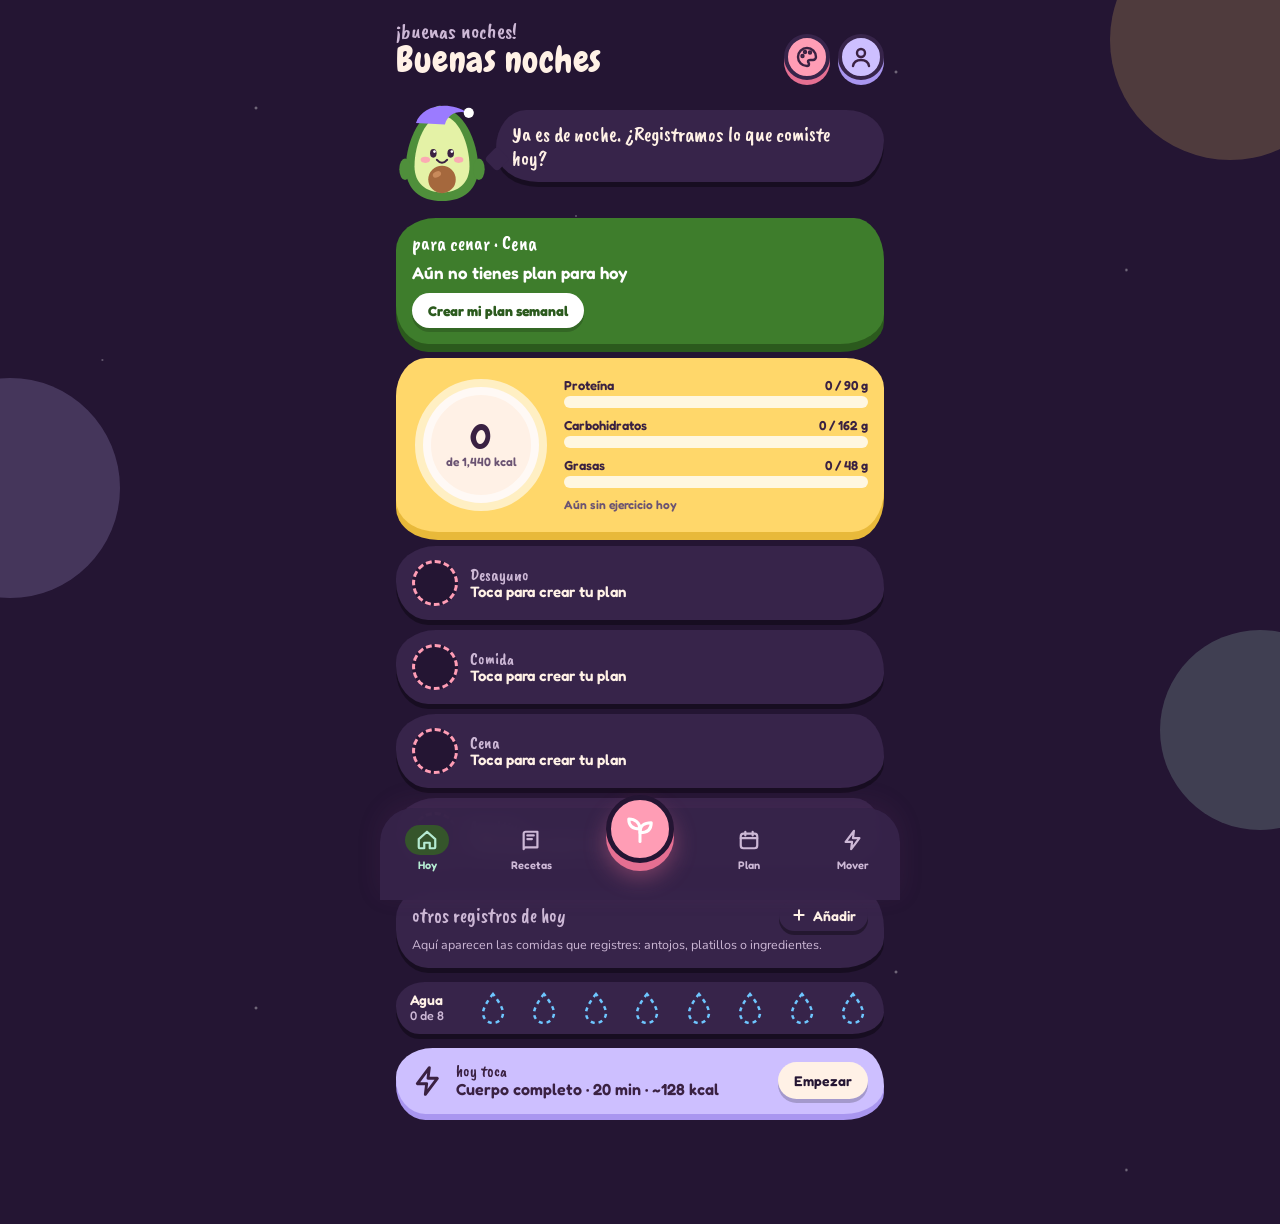
<file: index.html>
<!doctype html>
<html lang="es">
<head>
<meta charset="utf-8">
<title>Guaco Fit</title>
<meta name="viewport" content="width=device-width,initial-scale=1,viewport-fit=cover">
<meta name="theme-color" content="#FFF1E6">
<meta name="apple-mobile-web-app-capable" content="yes">
<meta name="mobile-web-app-capable" content="yes">
<meta name="apple-mobile-web-app-title" content="Guaco Fit">
<link rel="manifest" href="manifest.json">
<link rel="icon" href="icons/icon.svg" type="image/svg+xml">
<link rel="apple-touch-icon" href="icons/icon-192.png">
<link rel="stylesheet" href="css/style.css">
<link rel="stylesheet" href="css/themes.css">
<link rel="stylesheet" href="css/layouts.css">
<link rel="stylesheet" href="css/layouts2.css">
</head>
<body>
<div class="bg" aria-hidden="true"><i></i><i></i><i></i></div>
<main id="app"><div id="view"></div></main>
<nav class="nav" id="nav" aria-label="Principal"></nav>
<div id="modal" role="dialog" aria-modal="true"><div id="sheet"></div></div>
<div id="player" role="dialog" aria-modal="true" aria-label="Rutina en curso"></div>
<canvas id="confetti"></canvas>
<script src="js/recipes.js"></script>
<script src="js/steps.js"></script>
<script src="js/exercise.js"></script>
<script src="js/dishes.js"></script>
<script src="js/mascots.js"></script>
<script src="js/anim.js"></script>
<script src="js/themes.js"></script>
<script src="js/layouts.js"></script>
<script src="js/themes2.js"></script>
<script src="js/layouts2.js"></script>
<script src="js/app.js"></script>
</body>
</html>
</file>
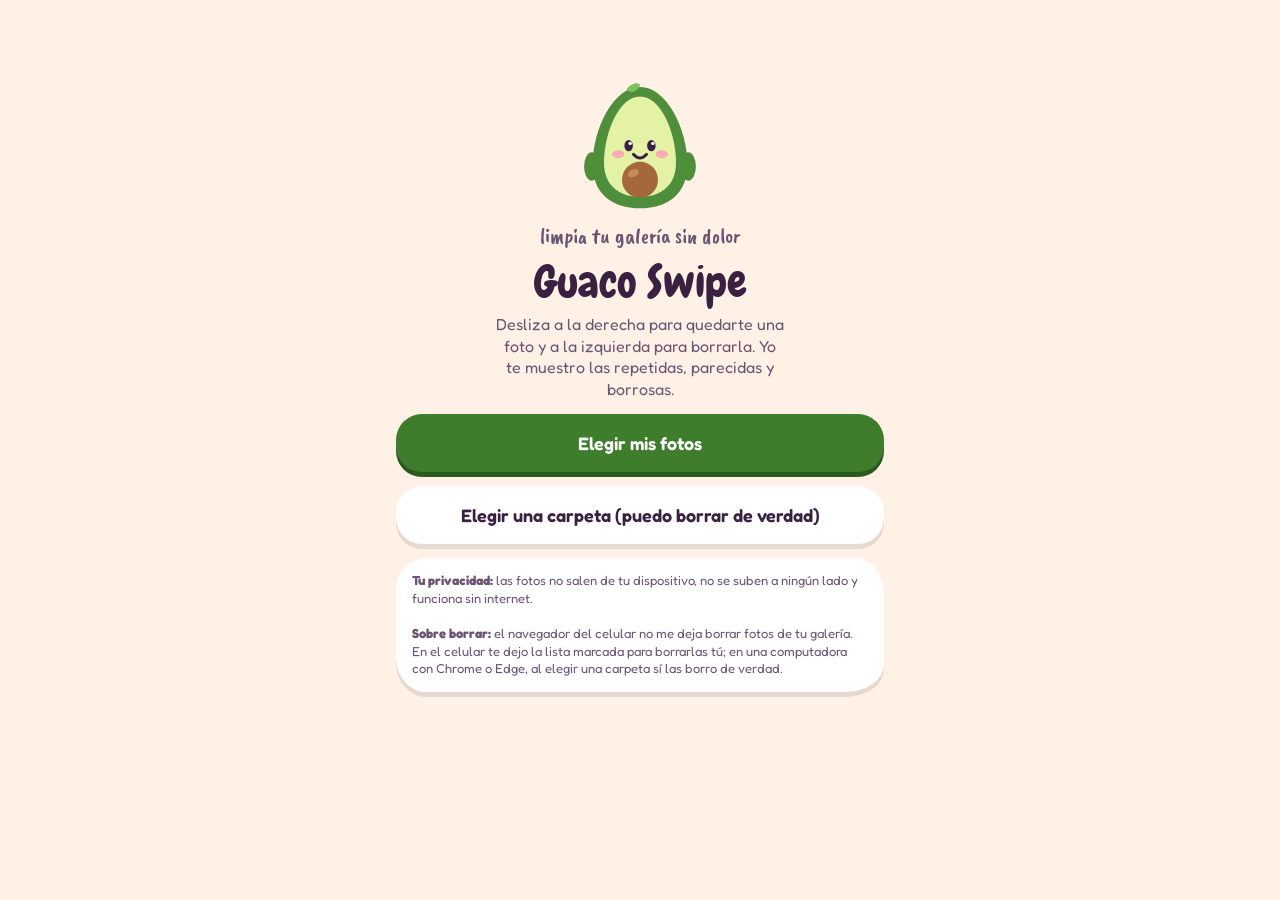
<file: fotos/index.html>
<!doctype html>
<html lang="es">
<head>
<meta charset="utf-8">
<title>Guaco Swipe · limpia tus fotos</title>
<meta name="viewport" content="width=device-width,initial-scale=1,viewport-fit=cover">
<meta name="theme-color" content="#FFF1E6">
<meta name="mobile-web-app-capable" content="yes">
<link rel="manifest" href="manifest.json">
<link rel="icon" href="../icons/icon.svg" type="image/svg+xml">
<link rel="apple-touch-icon" href="../icons/icon-192.png">
<link rel="stylesheet" href="swipe.css">
</head>
<body>
<div id="app"></div>
<div id="toast" role="status" aria-live="polite"></div>
<script src="../js/mascots.js"></script>
<script src="swipe.js"></script>
</body>
</html>
</file>
<file: css/style.css>
/* Guaco Fit — kawaii: leche de durazno, aguacate, mantequilla, lavanda, rosa */
@font-face{font-family:'Fredoka';src:url(../fonts/fredoka-latin-wght-normal.woff2) format('woff2');font-weight:300 700;font-display:swap}
@font-face{font-family:'Chewy';src:url(../fonts/chewy-latin-400-normal.woff2) format('woff2');font-weight:400;font-display:swap}
@font-face{font-family:'Caveat Brush';src:url(../fonts/caveat-brush-latin-400-normal.woff2) format('woff2');font-weight:400;font-display:swap}
@font-face{font-family:'Nunito';src:url(../fonts/nunito-latin-wght-normal.woff2) format('woff2');font-weight:200 900;font-display:swap}

:root{
  --ground:#FFF1E6; --card:#fff; --ink:#3A2142; --ink2:#6B5473; --line:rgba(58,33,66,.1);
  --avo:#7CC35B; --avo-d:#3E7D2C; --avo-dd:#2B5A1D; --avo-l:#CFF0B8;
  --pink:#FF9DB5; --pink-d:#E56F92; --pink-l:#FFD0DC;
  --butter:#FFD76A; --butter-d:#E8B93A; --butter-l:#FFE9A8;
  --lav:#CDBFFF; --lav-d:#A996F0; --lav-l:#E3DAFF;
  --mint:#B5EBD2; --coral:#FF7B6B; --sky:#6EC6FF; --pit:#A5683D;
  --nav:rgba(255,255,255,.9); --shadow:rgba(58,33,66,.1); --blob-op:.55;
  --f-ui:'Fredoka',system-ui,sans-serif; --f-disp:'Chewy','Fredoka',sans-serif; --f-hand:'Caveat Brush','Fredoka',cursive; --f-body:'Nunito',system-ui,sans-serif;
  color-scheme:light;
}
/* La interfaz cambia sola según la hora: mañana · almuerzo · tarde · noche (data-mood en <html>) */
html[data-theme="auto"][data-mood="lunch"]{--ground:#FFF7CF;--butter:#FFC93C;--lav:#BFE6FF;--lav-d:#7CBFE8;--mint:#CFF0B8;--blob-op:.6;--avo-l:#D9F2C2}
html[data-theme="auto"][data-mood="eve"]{--ground:#FFE3EC;--butter:#FFC4A0;--butter-d:#E89C70;--butter-l:#FFE0CC;--lav:#E3B8FF;--lav-d:#C08BEA;--mint:#FFD0DC;--blob-op:.6}
html[data-theme="auto"][data-mood="night"]{--ground:#241533;--card:#37244A;--ink:#FFF1E6;--ink2:#CDB8D6;--line:rgba(255,241,230,.14);--shadow:rgba(0,0,0,.35);
  --avo-l:#35552B;--pink-l:#5A2F44;--butter-l:#5A4A22;--lav-l:#46385F;--nav:rgba(55,36,74,.94);--blob-op:.2;color-scheme:dark}
html[data-theme="auto"][data-mood="night"] .hero{color:#3A2142}
html[data-theme="auto"][data-mood="night"] .nv.on{color:#B5EBD2}
html[data-theme="auto"][data-mood="night"] body{background-image:radial-gradient(2px 2px at 20% 12%,#fff8,transparent),radial-gradient(2px 2px at 70% 8%,#fff8,transparent),radial-gradient(1.5px 1.5px at 45% 24%,#fff6,transparent),radial-gradient(2px 2px at 88% 30%,#fff7,transparent),radial-gradient(1.5px 1.5px at 8% 40%,#fff6,transparent)}
html{transition:background .6s}body{transition:background .6s,color .6s}
.zz{font:400 22px var(--f-disp);fill:var(--lav);animation:zz 2.4s ease-in-out infinite}
@keyframes zz{0%{transform:translate(0,6px);opacity:0}50%{opacity:1}100%{transform:translate(8px,-10px);opacity:0}}
.mealnow{background:var(--avo-d);color:var(--on-acc,#fff);box-shadow:0 8px 0 var(--avo-dd);padding:16px 16px;display:flex;flex-direction:column;gap:8px}
.mealnow .go{align-self:flex-start;background:#fff;color:#2B5A1D;border:0;border-radius:20px;padding:9px 16px;font:700 14px var(--f-ui);box-shadow:0 4px 0 rgba(0,0,0,.18)}

*{box-sizing:border-box;-webkit-tap-highlight-color:transparent}
html,body{height:100%;margin:0}
body{background:var(--ground);color:var(--ink);font-family:var(--f-body);font-size:15px;line-height:1.35;overflow-x:hidden;-webkit-font-smoothing:antialiased;-moz-osx-font-smoothing:grayscale;text-rendering:optimizeLegibility}
h1,h2,h3{text-wrap:balance}p,.muted{text-wrap:pretty}.disp,.fr,.ttl,input,select{font-variant-numeric:tabular-nums}
button,input,select,textarea{font:inherit;color:inherit}
button{cursor:pointer}
h1,h2,h3{margin:0}
.fr{font-family:var(--f-ui)} .disp{font-family:var(--f-disp);font-weight:400;letter-spacing:.5px} .hand{font-family:var(--f-hand);font-weight:400}
:focus-visible{outline:3px solid var(--avo-d);outline-offset:2px}

/* fondo con nubes */
.bg{position:fixed;inset:0;z-index:-1;overflow:hidden;pointer-events:none}
.bg i{position:absolute;border-radius:50%;opacity:var(--blob-op);animation:drift 8s ease-in-out infinite}
.bg i:nth-child(1){top:-80px;right:-70px;width:240px;height:240px;background:var(--butter)}
.bg i:nth-child(2){top:42%;left:-100px;width:220px;height:220px;background:var(--lav);animation-delay:-3s}
.bg i:nth-child(3){bottom:70px;right:-80px;width:200px;height:200px;background:var(--mint);animation-delay:-5s}

#app{max-width:520px;margin:0 auto;min-height:100%;padding:calc(env(safe-area-inset-top,0px) + 20px) max(16px,env(safe-area-inset-left,0px)) calc(110px + env(safe-area-inset-bottom,0px)) max(16px,env(safe-area-inset-right,0px))}
#view{display:flex;flex-direction:column;gap:14px;animation:fadein .3s both}

.top{display:flex;align-items:flex-end;justify-content:space-between;gap:10px}
.top .sub{font-size:22px;color:var(--ink2);line-height:1}
.top h1{font-size:36px;line-height:1.05}
.blob{border-radius:30px 38px 32px 42px/38px 30px 42px 32px}
.blob2{border-radius:40px 30px 44px 32px/32px 42px 30px 38px}
.card{background:var(--card);box-shadow:0 5px 0 var(--shadow);padding:14px 16px}
.pill{border:0;border-radius:22px;padding:10px 16px;font:600 14px var(--f-ui);background:var(--ink);color:var(--ground);box-shadow:0 4px 0 rgba(0,0,0,.2);display:inline-flex;align-items:center;gap:6px;text-decoration:none}
.pill.green{background:var(--avo-d);color:var(--on-acc,#fff);box-shadow:0 5px 0 var(--avo-dd)} .pill.pink{background:var(--pink);color:#3A2142;box-shadow:0 4px 0 var(--pink-d)}
.pill.soft{background:var(--card);color:var(--ink);box-shadow:0 4px 0 var(--shadow)} .pill.big{width:100%;justify-content:center;font-size:17px;padding:14px;border-radius:28px}
.pill:active{transform:translateY(3px);box-shadow:none}
.chip{font:600 13px var(--f-ui);padding:8px 14px;border-radius:20px;border:0;background:var(--card);white-space:nowrap;box-shadow:0 3px 0 var(--shadow)}
.chip.on{background:var(--ink);color:var(--ground)}
.chips{display:flex;gap:8px;overflow-x:auto;padding:2px 2px 6px;scrollbar-width:none} .chips::-webkit-scrollbar{display:none}
.wrapchips{display:flex;flex-wrap:wrap;gap:8px}
.tag{font:600 11px var(--f-ui);padding:3px 9px;border-radius:12px;color:#3A2142}
.t-g{background:var(--avo-l);color:var(--ink)} .t-y{background:var(--butter-l);color:var(--ink)} .t-p{background:var(--pink-l);color:var(--ink)} .t-l{background:var(--lav-l);color:var(--ink)}
.muted{color:var(--ink2)} .sm{font-size:12.5px}
.row{display:flex;align-items:center;gap:12px}
.grow{flex:1;min-width:0}
.ttl{font-family:var(--f-ui);font-weight:600;line-height:1.2}
.dot{width:46px;height:46px;border-radius:50%;flex:none;display:grid;place-items:center;color:#3A2142}
.search{display:flex;align-items:center;gap:10px;background:var(--card);border-radius:28px;padding:0 18px;height:52px;box-shadow:0 5px 0 var(--shadow)}
.search input{flex:1;border:0;outline:0;background:transparent;font:600 15px var(--f-ui);min-width:0}
.seg{display:flex;background:var(--card);border-radius:22px;padding:4px;gap:4px;box-shadow:0 3px 0 var(--shadow)}
.seg button{flex:1;border:0;background:transparent;border-radius:18px;padding:7px 4px;font:600 13px var(--f-ui)}
.seg button.on{background:var(--avo-l);color:var(--ink)}
.field{display:flex;flex-direction:column;gap:4px;font:600 13px var(--f-ui);color:var(--ink2)}
.field input,.field select{background:var(--ground);border:2px solid var(--line);border-radius:16px;padding:10px 12px;font:600 16px var(--f-ui);color:var(--ink);min-width:0}
.grid2{display:grid;grid-template-columns:1fr 1fr;gap:10px}

/* ring + barras */
.ringbox{position:relative;width:138px;height:138px;flex:none}
.ringbox .mid{position:absolute;inset:0;display:flex;flex-direction:column;align-items:center;justify-content:center}
.bar{height:12px;border-radius:6px;background:rgba(255,255,255,.8);overflow:hidden;margin-top:3px} .bar>i{display:block;height:100%;border-radius:6px;animation:grow 1s ease-out both}
.hero{background:var(--butter);color:#3A2142;box-shadow:0 8px 0 var(--butter-d);padding:18px 16px;display:flex;align-items:center;gap:14px}
.hero .mt{display:flex;justify-content:space-between;font:600 13px var(--f-ui)}

/* tarjetas de receta */
.rc{display:flex;gap:12px;padding:12px;background:var(--card);box-shadow:0 5px 0 var(--shadow);text-align:left;border:0;width:100%;animation:pop .5s both}
.thumb{width:78px;height:78px;border-radius:28px 22px 30px 22px;display:grid;place-items:center;flex:none}
.rc .meta{display:flex;gap:12px;font:600 12.5px var(--f-ui);color:var(--ink2);margin-top:auto}
.rc .col{display:flex;flex-direction:column;gap:5px;min-width:0;flex:1}
.fav{position:absolute;right:10px;top:10px;border:0;background:transparent;padding:4px}
.rcw{position:relative}

/* nav */
.nav{position:fixed;left:0;right:0;bottom:0;z-index:20;max-width:520px;margin:0 auto;height:calc(92px + env(safe-area-inset-bottom,0px));padding:10px 18px calc(22px + env(safe-area-inset-bottom,0px));display:flex;align-items:center;justify-content:space-between;background:var(--nav);backdrop-filter:blur(10px);-webkit-backdrop-filter:blur(10px);border-radius:34px 34px 0 0;box-shadow:0 -6px 24px rgba(120,60,110,.14)}
.nv{display:flex;flex-direction:column;align-items:center;gap:3px;width:58px;font:600 11px var(--f-ui);color:var(--ink2);background:none;border:0;padding:0}
.nv .ic{width:44px;height:30px;border-radius:15px;display:grid;place-items:center;transition:background .2s}
.nv.on{color:var(--avo-d)} .nv.on .ic{background:var(--avo-l)}
.fab{width:68px;height:68px;border-radius:50%;background:var(--pink);display:grid;place-items:center;margin-top:-38px;box-shadow:0 8px 0 var(--pink-d),0 14px 22px rgba(229,111,146,.4);border:5px solid var(--ground);animation:pulse 2.6s ease-in-out infinite;color:#fff}

/* modal */
#modal{position:fixed;inset:0;z-index:50;display:none;align-items:flex-end;justify-content:center;background:rgba(58,33,66,.5)}
#modal.on{display:flex;animation:fadein .2s both}
#sheet{background:var(--ground);width:100%;max-width:520px;max-height:92%;overflow:auto;border-radius:36px 36px 0 0;padding:20px max(18px,env(safe-area-inset-left,0px)) calc(28px + env(safe-area-inset-bottom,0px));animation:slideup .35s cubic-bezier(.2,1.1,.4,1) both;display:flex;flex-direction:column;gap:12px}
.x{position:absolute;right:14px;top:14px;width:40px;height:40px;border-radius:50%;border:0;background:var(--card);display:grid;place-items:center;box-shadow:0 3px 0 var(--shadow)}
.ing{display:flex;justify-content:space-between;padding:7px 0;border-bottom:2px dotted var(--line);font:600 14.5px var(--f-ui)}
.step{display:flex;gap:10px;align-items:center}.step p{flex:1;min-width:0}.step .scn{width:84px;height:63px;--scn-bg:var(--ground)}
.step b{flex:none;width:28px;height:28px;border-radius:50%;background:var(--butter);color:#3A2142;display:grid;place-items:center;font:700 14px var(--f-ui)}
.step p{margin:3px 0 0}
.nut{display:grid;grid-template-columns:repeat(4,1fr);gap:8px;text-align:center}
.nut div{border-radius:20px;padding:8px 4px}
.nut b{display:block;font:400 22px var(--f-disp)}.nut span{font:600 11px var(--f-ui)}

/* plan */
.days{display:flex;justify-content:space-between;gap:4px}
.day{width:42px;height:60px;border-radius:21px;background:var(--card);border:0;display:flex;flex-direction:column;align-items:center;justify-content:center;gap:2px;font:600 12px var(--f-ui);box-shadow:0 4px 0 var(--shadow)}
.day b{font:400 19px var(--f-disp)} .day.on{background:var(--avo-d);color:var(--on-acc,#fff);box-shadow:0 4px 0 var(--avo-dd)}
.swap{width:34px;height:34px;border-radius:50%;border:0;background:var(--ground);display:grid;place-items:center;flex:none}
.chk{width:46px;height:46px;border-radius:50%;border:3px dashed var(--pink);background:var(--ground);display:grid;place-items:center;flex:none;color:#fff}
.chk.on{background:var(--avo);border:0}

/* agua */
.water{display:flex;align-items:center;gap:10px;padding:10px 14px;border-radius:34px}
.drops{flex:1;display:flex;justify-content:space-between;gap:2px;min-width:0}
.drop{border:0;background:none;padding:0;width:26px;height:32px;transition:transform .2s} .drop:active{transform:scale(1.25)}
.drop svg path{fill:none;stroke:var(--sky);stroke-width:2.5;stroke-dasharray:4 4}.drop.on svg path{fill:var(--sky);stroke:none}

/* ejercicio */
.goal{display:flex;flex-direction:column;align-items:center;gap:4px;padding:12px 6px;border:0;border-radius:26px;background:var(--card);box-shadow:0 4px 0 var(--shadow);font:600 12.5px var(--f-ui);text-align:center}
.goal.on{background:var(--lav);color:#3A2142;box-shadow:0 4px 0 var(--lav-d)}
.exr{display:flex;gap:10px;align-items:center;padding:10px 12px;background:var(--card);border-radius:22px;box-shadow:0 3px 0 var(--shadow)}
#player{position:fixed;inset:0;z-index:60;background:#D9CEFF;color:#3A2142;display:none;flex-direction:column;align-items:center;padding:calc(env(safe-area-inset-top,0px) + 40px) 20px calc(26px + env(safe-area-inset-bottom,0px));gap:12px;overflow:hidden}
#player.on{display:flex}
#player.rest{background:#CFF0B8}
.segs{display:flex;gap:3px;width:100%}.segs i{flex:1;height:8px;border-radius:4px;background:rgba(255,255,255,.7)}.segs i.d{background:var(--avo-d)}.segs i.c{background:var(--coral)}
.ctl{border:0;display:grid;place-items:center;border-radius:50%;background:#fff;box-shadow:0 5px 0 rgba(58,33,66,.15);color:#3A2142}
.stage{position:relative;width:min(290px,76vw);height:min(290px,76vw);display:grid;place-items:center;flex:none}
.stage svg.rg{position:absolute;inset:0;width:100%;height:100%}

/* foto */
.shot{position:relative;border-radius:38px 30px 42px 32px;overflow:hidden;background:var(--butter-l);box-shadow:0 7px 0 var(--butter-d);aspect-ratio:4/3;display:grid;place-items:center}
.shot img{width:100%;height:100%;object-fit:cover}
.corner{position:absolute;width:28px;height:28px;border:5px solid #fff}
.scanl{position:absolute;left:8px;right:8px;top:8px;height:5px;border-radius:3px;background:var(--pink);box-shadow:0 0 14px 4px rgba(255,157,181,.8);animation:scan 3s ease-in-out infinite}
.frow{display:flex;align-items:center;gap:8px;padding:8px 10px;background:var(--card);border-radius:24px;box-shadow:0 4px 0 var(--shadow)}
.frow select{flex:1;min-width:0;border:0;background:transparent;font:600 14px var(--f-ui);padding:6px 0}
.frow input{width:58px;border:2px solid var(--line);border-radius:12px;background:var(--ground);text-align:center;font:700 14px var(--f-ui);padding:6px 2px}
.sw{width:28px;height:28px;border-radius:50%;flex:none;border:3px solid rgba(58,33,66,.12)}
.cmp{position:relative;height:16px;border-radius:8px;background:var(--ground);margin-top:14px}
.cmp i{position:absolute;left:0;top:0;height:16px;border-radius:8px;background:var(--pink)} .cmp s{position:absolute;top:-5px;width:4px;height:26px;border-radius:2px;background:var(--ink)}

/* yo */
.st{width:64px;height:64px;flex:none}
.bt{flex:1;display:flex;flex-direction:column;align-items:center;justify-content:flex-end;gap:4px;font:600 11px var(--f-ui);color:var(--ink2);height:100%}
.bt i{display:block;width:100%;max-width:30px;border-radius:12px 12px 4px 4px;transform-origin:bottom;animation:up .9s cubic-bezier(.2,1.3,.4,1) both}
.toast{position:fixed;left:50%;bottom:calc(110px + env(safe-area-inset-bottom,0px));transform:translateX(-50%);z-index:80;background:var(--ink);color:var(--ground);font:600 14px var(--f-ui);padding:10px 18px;border-radius:22px;animation:pop .3s both;max-width:90%;text-align:center}
#confetti{position:fixed;inset:0;z-index:90;pointer-events:none}

/* mascota */
.guaco{animation:bob 3.2s ease-in-out infinite;transform-origin:50% 100%}
.guaco .eye{transform-box:fill-box;transform-origin:center;animation:blink 4.5s infinite}
.say{position:relative;background:var(--card);padding:12px 16px;font-size:21px;line-height:1.15;box-shadow:0 5px 0 var(--shadow);margin-bottom:22px;flex:1}
.say:before{content:"";position:absolute;left:-8px;bottom:14px;width:18px;height:18px;background:var(--card);transform:rotate(45deg);border-radius:4px}

@keyframes drift{0%,100%{transform:translate(0,0)}50%{transform:translate(8px,-10px)}}
@keyframes bob{0%,100%{transform:translateY(0) rotate(-2deg)}50%{transform:translateY(-7px) rotate(2deg)}}
@keyframes blink{0%,92%,100%{transform:scaleY(1)}95%{transform:scaleY(.1)}}
@keyframes pulse{0%,100%{transform:scale(1)}50%{transform:scale(1.07)}}
@keyframes pop{0%{transform:scale(.7);opacity:0}70%{transform:scale(1.04)}100%{transform:scale(1);opacity:1}}
@keyframes fadein{from{opacity:0}to{opacity:1}}
@keyframes slideup{from{transform:translateY(100%)}to{transform:none}}
@keyframes grow{from{width:0}}
@keyframes up{from{transform:scaleY(0)}}
@keyframes scan{0%,100%{transform:translateY(0)}50%{transform:translateY(calc(var(--h,200px) - 26px))}}
@keyframes jack{0%,100%{transform:translateY(0) scale(1,1)}25%{transform:translateY(-26px) scale(.96,1.05)}50%{transform:translateY(0) scale(1.06,.92)}}
@keyframes armL{0%,100%{transform:rotate(25deg)}25%{transform:rotate(-95deg)}50%{transform:rotate(25deg)}}
@keyframes armR{0%,100%{transform:rotate(-25deg)}25%{transform:rotate(95deg)}50%{transform:rotate(-25deg)}}
@keyframes sparkle{0%,100%{transform:scale(.6) rotate(0);opacity:.2}50%{transform:scale(1.1) rotate(25deg);opacity:1}}
.jack{animation:jack .9s ease-in-out infinite;transform-origin:50% 100%}
.jack .aL{transform-box:fill-box;transform-origin:85% 15%;animation:armL .9s ease-in-out infinite}
.jack .aR{transform-box:fill-box;transform-origin:15% 15%;animation:armR .9s ease-in-out infinite}
.restz .jack{animation:bob 3s ease-in-out infinite}.restz .aL,.restz .aR{animation:none}
.sp{transform-box:fill-box;transform-origin:center;animation:sparkle 1.8s ease-in-out infinite}
.rise>*{animation:pop .55s both}.rise>*:nth-child(2){animation-delay:.07s}.rise>*:nth-child(3){animation-delay:.14s}.rise>*:nth-child(4){animation-delay:.21s}.rise>*:nth-child(5){animation-delay:.28s}
@media (prefers-reduced-motion:reduce){*,*:before{animation:none!important;transition:none!important}}

/* ---------- Interacción: respuesta al presionar (solo transform, ease-out) ---------- */
.press{transition:transform .16s cubic-bezier(.23,1,.32,1)}
@media (hover:hover) and (pointer:fine){.press:hover{transform:translateY(-1px)}}
.press:active{transform:scale(.97)}
/* ---------- Mi Huerta ---------- */
.seedpill{display:flex;align-items:center;gap:6px;padding:8px 14px;background:var(--butter);color:#3A2142;box-shadow:0 4px 0 var(--butter-d)}
.seedpill b{font-size:26px;line-height:1}.seedpill span{font-size:12px;font-weight:600}
.plot{position:relative;padding:14px 10px 0;background:linear-gradient(180deg,var(--avo-l),var(--card));box-shadow:0 5px 0 var(--shadow);overflow:hidden}
.plot-row{display:flex;flex-wrap:wrap;justify-content:center;align-items:flex-end;min-height:92px}
.plant{animation:pop .5s cubic-bezier(.23,1,.32,1) both}.plantb{border:0;background:none;padding:0;margin:0 -3px;min-width:44px}
.soil{height:26px;margin:-12px -10px 0;position:relative;background:radial-gradient(circle at 12% 40%,#6B4326 0 4px,transparent 5px),radial-gradient(circle at 42% 62%,#6B4326 0 5px,transparent 6px),radial-gradient(circle at 72% 30%,#8A5A36 0 3px,transparent 4px),linear-gradient(180deg,#A5683D,#7A4A28)}
.plot-txt{text-align:center;padding:6px 8px 10px;font-size:19px;color:var(--ink2);margin:0 -10px;background:var(--card)}
.habits{display:flex;flex-direction:column;gap:6px;margin-top:8px}
.habit{display:flex;align-items:center;gap:10px;border:0;background:var(--ground);border-radius:20px;padding:6px 10px;min-height:52px;color:var(--ink)}
.habit .chk{width:36px;height:36px;border-width:2px}.habit.on{background:var(--avo-l)}
.bar-s{background:var(--ground);height:14px;margin:6px 0}
.rbgrid{display:grid;grid-template-columns:repeat(3,1fr);gap:8px;margin-top:10px}
.rbt{position:relative;display:flex;flex-direction:column;align-items:center;gap:2px;text-align:center;padding:6px 4px 8px;border-radius:20px;background:var(--ground);border:3px solid var(--rc)}
.rbb{border:0;background:none;display:flex;align-items:center;gap:4px;padding:2px 6px;min-height:46px}
.rbn{font-size:24px;font-weight:700}.rbl{font-size:13px;font-weight:600}.rbs{font-size:10.5px;line-height:1.1}
.rbm{position:absolute;right:3px;top:3px;width:26px;height:26px;border-radius:50%;border:0;background:var(--card);font:700 16px var(--f-ui);line-height:1}
.rbm:after{content:"";position:absolute;inset:-8px}
.coll{display:grid;grid-template-columns:repeat(4,1fr);gap:8px;margin-top:8px}
.cm{border:0;background:var(--card);border-radius:20px;padding:6px 2px 8px;display:flex;flex-direction:column;align-items:center;gap:2px;box-shadow:0 3px 0 var(--shadow);min-height:104px;color:var(--ink)}
.cm.can{outline:3px solid var(--butter);outline-offset:-2px}
.cmn{font-size:11.5px;font-weight:600}.seedcost{display:inline-flex;align-items:center;gap:2px}
.mas-lock svg{animation:none!important}
.mbig{display:grid;place-items:center;min-height:190px}
/* ---------- Temáticas ---------- */
.themes{display:grid;grid-template-columns:1fr 1fr;gap:12px}
.tcard{position:relative;border:3px solid rgba(255,255,255,.6);border-radius:26px;padding:12px;text-align:left;display:flex;flex-direction:column;gap:4px;min-height:196px;box-shadow:0 6px 0 rgba(0,0,0,.18);overflow:hidden}
.tcard.on{border-color:#fff;outline:3px solid currentColor;outline-offset:2px}
.tmas{display:flex;justify-content:center;margin-bottom:2px}
.tname{font-size:22px;line-height:1.1;font-weight:700}.tsub{font-size:12px;line-height:1.2;opacity:.92}
.ttag{align-self:flex-start;margin-top:auto;font:600 11px var(--f-ui);padding:3px 9px;border-radius:12px;color:#fff}
.tcheck{position:absolute;right:8px;top:8px;width:26px;height:26px;border-radius:50%;display:grid;place-items:center;color:#fff}
.dot.press,.swap{min-width:44px;min-height:44px}
/* Zonas táctiles de al menos 44 px (WCAG 2.5.5) */
.chip{min-height:44px;display:inline-flex;align-items:center}
.seg button{min-height:44px}
.drop{position:relative;flex:1;max-width:34px;display:grid;place-items:center}
.drop:before{content:"";position:absolute;inset:-6px -2px}
.chk{min-width:44px}
</file>
<file: css/themes.css>
/* Temáticas: cada una cambia tipografía, formas, menú, fondo animado y mascotas.
   Reglas de animación: solo transform/opacity, ease-out al entrar, prefers-reduced-motion al final. */
@font-face{font-family:'Pacifico';src:url(../fonts/pacifico-latin-400-normal.woff2) format('woff2');font-weight:400;font-display:swap}
@font-face{font-family:'Quicksand';src:url(../fonts/quicksand-latin-wght-normal.woff2) format('woff2');font-weight:300 700;font-display:swap}
@font-face{font-family:'Lilita One';src:url(../fonts/lilita-one-latin-400-normal.woff2) format('woff2');font-weight:400;font-display:swap}
@font-face{font-family:'Baloo 2';src:url(../fonts/baloo-2-latin-wght-normal.woff2) format('woff2');font-weight:400 800;font-display:swap}
@font-face{font-family:'Comfortaa';src:url(../fonts/comfortaa-latin-wght-normal.woff2) format('woff2');font-weight:300 700;font-display:swap}
@font-face{font-family:'Amatic SC';src:url(../fonts/amatic-sc-latin-400-normal.woff2) format('woff2');font-weight:400;font-display:swap}
@font-face{font-family:'Amatic SC';src:url(../fonts/amatic-sc-latin-700-normal.woff2) format('woff2');font-weight:700;font-display:swap}
@font-face{font-family:'Merienda';src:url(../fonts/merienda-latin-wght-normal.woff2) format('woff2');font-weight:300 900;font-display:swap}
@font-face{font-family:'Orbitron';src:url(../fonts/orbitron-latin-wght-normal.woff2) format('woff2');font-weight:400 900;font-display:swap}
@font-face{font-family:'Exo 2';src:url(../fonts/exo-2-latin-wght-normal.woff2) format('woff2');font-weight:100 900;font-display:swap}
@font-face{font-family:'Press Start 2P';src:url(../fonts/press-start-2p-latin-400-normal.woff2) format('woff2');font-weight:400;font-display:swap}
@font-face{font-family:'VT323';src:url(../fonts/vt323-latin-400-normal.woff2) format('woff2');font-weight:400;font-display:swap}
@font-face{font-family:'Caveat';src:url(../fonts/caveat-latin-wght-normal.woff2) format('woff2');font-weight:400 700;font-display:swap}
@font-face{font-family:'Patrick Hand';src:url(../fonts/patrick-hand-latin-400-normal.woff2) format('woff2');font-weight:400;font-display:swap}
@font-face{font-family:'Zen Maru Gothic';src:url(../fonts/zen-maru-gothic-latin-400-normal.woff2) format('woff2');font-weight:400;font-display:swap}
@font-face{font-family:'Zen Maru Gothic';src:url(../fonts/zen-maru-gothic-latin-700-normal.woff2) format('woff2');font-weight:700;font-display:swap}
@font-face{font-family:'Zen Old Mincho';src:url(../fonts/zen-old-mincho-latin-400-normal.woff2) format('woff2');font-weight:400;font-display:swap}
@font-face{font-family:'Zen Old Mincho';src:url(../fonts/zen-old-mincho-latin-700-normal.woff2) format('woff2');font-weight:700;font-display:swap}
@font-face{font-family:'Righteous';src:url(../fonts/righteous-latin-400-normal.woff2) format('woff2');font-weight:400;font-display:swap}
@font-face{font-family:'Rubik';src:url(../fonts/rubik-latin-wght-normal.woff2) format('woff2');font-weight:300 900;font-display:swap}
@font-face{font-family:'Mountains of Christmas';src:url(../fonts/mountains-of-christmas-latin-400-normal.woff2) format('woff2');font-weight:400;font-display:swap}
@font-face{font-family:'Mountains of Christmas';src:url(../fonts/mountains-of-christmas-latin-700-normal.woff2) format('woff2');font-weight:700;font-display:swap}

/* ---------- Escena de fondo (capas animadas) ---------- */
.bg .scene{position:absolute;inset:0;overflow:hidden}
.bg .scene>*{position:absolute}
.bg i{display:none}
html[data-theme="auto"] .bg i{display:block}
.bg .peek{position:absolute;pointer-events:none}
.sc-float{animation:scfloat 7s ease-in-out infinite}
.sc-sway{animation:scsway 5s ease-in-out infinite;transform-origin:50% 100%}
.sc-twinkle{animation:sctw 3s ease-in-out infinite}
.sc-drift{animation:scdrift 40s linear infinite}
.sc-drift2{animation:scdrift 65s linear infinite}
.sc-fall{animation:scfall 12s linear infinite}
.sc-wave{animation:scwave 7s ease-in-out infinite}
.sc-wave2{animation:scwave 9s ease-in-out infinite reverse}
.sc-sun{animation:scsun 8s ease-in-out infinite}
.sc-shoot{animation:scshoot 9s ease-out infinite}
.sc-scroll{animation:scscroll 6s linear infinite}
@keyframes scfloat{0%,100%{transform:translateY(0)}50%{transform:translateY(-10px)}}
@keyframes scsway{0%,100%{transform:rotate(-3deg)}50%{transform:rotate(3deg)}}
@keyframes sctw{0%,100%{opacity:.25;transform:scale(.7)}50%{opacity:1;transform:scale(1.1)}}
@keyframes scdrift{from{transform:translateX(-30vw)}to{transform:translateX(130vw)}}
@keyframes scfall{0%{transform:translate3d(0,-10vh,0) rotate(0)}100%{transform:translate3d(30px,110vh,0) rotate(360deg)}}
@keyframes scwave{0%,100%{transform:translateX(-4%)}50%{transform:translateX(4%)}}
@keyframes scsun{0%,100%{transform:scale(1)}50%{transform:scale(1.05)}}
@keyframes scshoot{0%{transform:translate(0,0);opacity:0}4%{opacity:1}22%{transform:translate(-60vw,40vh);opacity:0}100%{transform:translate(-60vw,40vh);opacity:0}}
@keyframes scscroll{from{transform:translateY(0)}to{transform:translateY(40px)}}

/* ---------- Variantes de menú ---------- */
.nav .navtog{display:none}
html[data-nav="float"] .nav{left:14px;right:14px;bottom:calc(14px + env(safe-area-inset-bottom,0px));height:70px;padding:8px 12px;border-radius:36px;max-width:492px}
html[data-nav="float"] .nav .nv{font-size:0;gap:0;width:54px}
html[data-nav="float"] .nav .nv.on{font-size:11px;gap:3px;width:auto;min-width:64px}
html[data-nav="float"] .fab{margin-top:-30px}
html[data-nav="dock"] .nav{left:50%;right:auto;transform:translateX(-50%);width:min(440px,calc(100% - 20px));bottom:calc(10px + env(safe-area-inset-bottom,0px));height:76px;padding:8px 14px;border-radius:30px}
html[data-nav="dock"] .nav .nv .ic{width:46px;height:46px;border-radius:16px}
html[data-nav="dock"] .nav .nv.on .ic{transform:translateY(-8px) scale(1.12)}
html[data-nav="dock"] .fab{margin-top:-22px;width:62px;height:62px}
html[data-nav="side"] #app{padding-left:calc(84px + env(safe-area-inset-left,0px));padding-bottom:30px}
html[data-nav="side"] .nav{top:0;bottom:0;left:0;right:auto;width:70px;height:auto;max-width:none;margin:0;flex-direction:column;justify-content:center;gap:10px;padding:12px 6px;border-radius:0 26px 26px 0}
html[data-nav="side"] .nav .nv{width:58px}
html[data-nav="side"] .fab{margin-top:0;width:56px;height:56px;border-width:3px}
html[data-nav="top"] #app{padding-top:calc(78px + env(safe-area-inset-top,0px));padding-bottom:30px}
html[data-nav="top"] .nav{top:0;bottom:auto;height:calc(64px + env(safe-area-inset-top,0px));padding:calc(8px + env(safe-area-inset-top,0px)) 14px 8px;border-radius:0 0 22px 22px;box-shadow:0 8px 22px rgba(0,0,0,.18)}
html[data-nav="top"] .nav .nv{flex-direction:row;width:auto;gap:6px;font-size:11px;padding:0 8px}
html[data-nav="top"] .nav .nv .ic{width:30px;height:30px;border-radius:10px}
html[data-nav="top"] .fab{margin-top:0;width:46px;height:46px;border-width:2px;animation:none}
html[data-nav="tabs"] .nav{height:calc(66px + env(safe-area-inset-bottom,0px));padding:6px 10px calc(0px + env(safe-area-inset-bottom,0px));align-items:flex-end;border-radius:0;gap:4px;box-shadow:0 -2px 0 var(--ink)}
html[data-nav="tabs"] .nav .nv{flex:1;width:auto;height:52px;justify-content:center;border:2px solid var(--ink);border-bottom:0;border-radius:12px 12px 0 0;background:var(--ground);font-size:11px}
html[data-nav="tabs"] .nav .nv.on{height:60px;background:var(--butter)}
html[data-nav="tabs"] .nav .nv .ic{background:none!important;height:24px}
html[data-nav="tabs"] .fab{margin-top:0;border-radius:12px 12px 0 0;width:54px;height:56px;border:2px solid var(--ink);border-bottom:0;box-shadow:none;animation:none}
html[data-nav="game"] .nav{height:calc(76px + env(safe-area-inset-bottom,0px));border-radius:0;border-top:4px solid var(--ink);gap:6px;padding:8px 8px calc(8px + env(safe-area-inset-bottom,0px));background:#0E0822}
html[data-nav="game"] .nav .nv{flex:1;width:auto;height:56px;border:3px solid var(--ink2);background:#1E1450;justify-content:center;font-size:10px;letter-spacing:.5px;text-transform:uppercase}
html[data-nav="game"] .nav .nv.on{border-color:var(--avo);background:#0B4F3B;color:#fff}
html[data-nav="game"] .nav .nv .ic{background:none!important;height:22px}
html[data-nav="game"] .fab{margin-top:0;border-radius:0;width:56px;height:56px;border:3px solid var(--pink);box-shadow:3px 3px 0 #000;animation:none}
html[data-nav="bubble"] .nav{left:auto;right:16px;bottom:calc(16px + env(safe-area-inset-bottom,0px));width:auto;height:auto;max-width:none;padding:0;background:none;box-shadow:none;backdrop-filter:none;-webkit-backdrop-filter:none;flex-direction:column-reverse;gap:10px;align-items:center;border-radius:0}
html[data-nav="bubble"] .nav .navtog{display:grid;place-items:center;width:62px;height:62px;border-radius:50%;border:0;background:var(--avo-d);color:#fff;box-shadow:0 6px 0 var(--avo-dd),0 12px 24px rgba(0,0,0,.2)}
html[data-nav="bubble"] .nav .navtog svg{transition:transform .25s cubic-bezier(.23,1,.32,1)}
html[data-nav="bubble"] .nav.open .navtog svg{transform:rotate(135deg)}
html[data-nav="bubble"] .nav .nv,html[data-nav="bubble"] .nav .fab{display:flex;width:56px;height:56px;margin:0;border-radius:50%;background:var(--card);box-shadow:0 4px 0 var(--shadow);border:0;justify-content:center;font-size:0;gap:0;opacity:0;transform:translateY(16px) scale(.8);pointer-events:none;transition:opacity .2s ease-out,transform .25s cubic-bezier(.23,1,.32,1)}
html[data-nav="bubble"] .nav.open .nv,html[data-nav="bubble"] .nav.open .fab{opacity:1;transform:none;pointer-events:auto}
html[data-nav="bubble"] .nav.open .nv:nth-child(1){transition-delay:.02s}html[data-nav="bubble"] .nav.open .nv:nth-child(2){transition-delay:.05s}html[data-nav="bubble"] .nav.open .nv:nth-child(4){transition-delay:.08s}html[data-nav="bubble"] .nav.open .nv:nth-child(5){transition-delay:.11s}
html[data-nav="bubble"] .nav .nv.on{background:var(--avo-l)}
html[data-nav="bubble"] .nav .nv .ic{background:none!important}
html[data-nav="bubble"] .fab{border:0;color:#fff;background:var(--pink);animation:none}
html[data-nav="bubble"] #app{padding-bottom:110px}

/* ============ ATARDECER ============ */
html[data-theme="sunset"]{--ground:#3A1B4F;--card:rgba(255,244,232,.9);--ink:#3A1B3F;--ink2:#7A4A6E;--line:rgba(58,27,63,.14);--avo:#FF8A4C;--avo-d:#CC4428;--avo-dd:#9F3520;--avo-l:#FFD9B8;--pink:#FF7AA2;--pink-d:#D9507A;--pink-l:#FFD0DC;--butter:#FFC66B;--butter-d:#E8A03A;--butter-l:#FFE3B5;--lav:#C9A0FF;--lav-d:#9B6FE0;--lav-l:#EAD9FF;--mint:#FFB38A;--nav:rgba(255,240,226,.88);--shadow:rgba(80,20,60,.25);
  --f-disp:'Pacifico','Fredoka',cursive;--f-ui:'Quicksand','Fredoka',sans-serif;--f-body:'Quicksand','Nunito',sans-serif;--f-hand:'Caveat','Caveat Brush',cursive;
  --rad:34px;--rad2:30px;--rpill:26px;--bw:0px;--bc:transparent;--sh:0 10px 28px rgba(110,25,70,.32);--shp:0 6px 16px rgba(110,25,70,.3);--htx:#FFF3E0;--hsub:#FFD9B8;--ls:0;color-scheme:dark}
html[data-theme="sunset"] .bg{background:linear-gradient(180deg,#2B1B4B 0%,#6E2A6E 24%,#D9486B 52%,#FF8A5A 76%,#FFD27A 100%)}html[data-theme="sunset"] body{background:var(--ground)}
html[data-theme="sunset"] .top h1{font-size:34px;line-height:1.25}
/* ============ PLAYA ============ */
html[data-theme="beach"]{--ground:#BFEFF5;--card:rgba(255,255,255,.93);--ink:#0E4B63;--ink2:#3C7A8E;--line:rgba(14,75,99,.14);--avo:#18B7C4;--avo-d:#097D89;--avo-dd:#07616B;--avo-l:#C5F1F4;--pink:#FF8A80;--pink-d:#E0605A;--pink-l:#FFD8D2;--butter:#FFD166;--butter-d:#E8A82A;--butter-l:#FFEBB0;--lav:#9AD1FF;--lav-d:#5FA8E8;--lav-l:#D6ECFF;--mint:#7EE0C4;--nav:rgba(255,255,255,.95);--shadow:rgba(14,75,99,.2);
  --f-disp:'Lilita One','Fredoka',sans-serif;--f-ui:'Baloo 2','Fredoka',sans-serif;--f-body:'Baloo 2','Nunito',sans-serif;--f-hand:'Lilita One',cursive;
  --rad:44px 44px 44px 16px;--rad2:16px 44px 44px 44px;--rpill:30px;--bw:3px;--bc:#fff;--sh:0 8px 0 rgba(10,142,156,.25);--shp:0 5px 0 rgba(0,0,0,.18);--htx:#0E4B63;--hsub:#2E7388;--ls:.5px}
html[data-theme="beach"] .bg{background:linear-gradient(180deg,#7FD8F0 0%,#B8EEF7 36%,#FFF3CC 62%,#F7D9A0 100%)}html[data-theme="beach"] body{background:var(--ground)}
html[data-theme="beach"] .top h1{font-size:40px;letter-spacing:1px}
/* ============ CIELO ============ */
html[data-theme="sky"]{--ground:#CDEBFF;--card:rgba(255,255,255,.94);--ink:#1D3A66;--ink2:#5473A1;--line:rgba(29,58,102,.12);--avo:#5B9BFF;--avo-d:#3A6DD5;--avo-dd:#2D55A6;--avo-l:#D6E6FF;--pink:#FFA8D0;--pink-d:#E079A8;--pink-l:#FFDDEE;--butter:#FFE27A;--butter-d:#E8BE3A;--butter-l:#FFF1B8;--lav:#C4B5FF;--lav-d:#9D8AF0;--lav-l:#E6E0FF;--mint:#A8E8E0;--nav:rgba(255,255,255,.9);--shadow:rgba(60,110,190,.22);
  --f-disp:'Comfortaa','Fredoka',sans-serif;--f-ui:'Comfortaa','Fredoka',sans-serif;--f-body:'Nunito',sans-serif;--f-hand:'Comfortaa',cursive;
  --rad:60px 60px 60px 60px/48px 48px 48px 48px;--rad2:50px;--rpill:28px;--bw:0px;--bc:transparent;--sh:0 12px 34px rgba(70,120,200,.25);--shp:0 8px 20px rgba(70,120,200,.28);--htx:#10285A;--hsub:#1F427F;--ls:0}
html[data-theme="sky"] .bg{background:linear-gradient(180deg,#4FAEFF 0%,#8CCBFF 40%,#D7EEFF 80%,#F1FAFF 100%)}html[data-theme="sky"] body{background:var(--ground)}
html[data-theme="sky"] .top h1{font-size:30px;font-weight:700}
/* ============ JARDÍN ============ */
html[data-theme="garden"]{--ground:#E4F3CC;--card:#FFFBEA;--ink:#2E4A1E;--ink2:#5E7A48;--line:rgba(46,74,30,.16);--avo:#7DC155;--avo-d:#428125;--avo-dd:#34651D;--avo-l:#DDF0C0;--pink:#FF8FA3;--pink-d:#D9607A;--pink-l:#FFD6DE;--butter:#FFD65C;--butter-d:#D9A81A;--butter-l:#FFEFA8;--lav:#D9B8F5;--lav-d:#B088D9;--lav-l:#EEDDFB;--mint:#A8E6B0;--nav:#C99A62;--shadow:rgba(80,50,20,.28);
  --f-disp:'Amatic SC','Fredoka',cursive;--f-ui:'Merienda','Fredoka',cursive;--f-body:'Patrick Hand','Nunito',sans-serif;--f-hand:'Amatic SC',cursive;
  --rad:16px;--rad2:16px;--rpill:12px;--bw:3px;--bc:#8A5A36;--sh:0 5px 0 #6B4326;--shp:0 4px 0 #6B4326;--htx:#2E4A1E;--hsub:#5E7A48;--ls:1px}
html[data-theme="garden"] .bg{background:linear-gradient(180deg,#CFEFFF 0%,#E4F3CC 30%,#C5E49A 100%)}html[data-theme="garden"] body{background:var(--ground)}
html[data-theme="garden"] .top h1{font-size:54px;font-weight:700;line-height:.95;letter-spacing:2px}
html[data-theme="garden"] body,html[data-theme="garden"] .field{font-size:17px}
html[data-theme="garden"] .nav{background:linear-gradient(90deg,#C99A62,#B5844C);border-right:4px solid #8A5A36;color:#fff}
html[data-theme="garden"] .nv{color:#FFF8E8}
html[data-theme="garden"] .nv.on{color:#fff}
html[data-theme="garden"] .nv.on .ic{background:#8A5A36}
/* ============ GALAXIA ============ */
html[data-theme="galaxy"]{--ground:#0C0824;--card:rgba(255,255,255,.07);--ink:#EDE7FF;--ink2:#B7A9E8;--line:rgba(180,160,255,.25);--avo:#8C6BFF;--avo-d:#7854F0;--avo-dd:#5D42BB;--avo-l:rgba(140,107,255,.28);--pink:#FF6FB5;--pink-d:#C94586;--pink-l:rgba(255,111,181,.25);--butter:#FFD76A;--butter-d:#C9A22A;--butter-l:rgba(255,215,106,.22);--lav:#9B8CFF;--lav-d:#6E5CD9;--lav-l:rgba(155,140,255,.25);--mint:#6BE3D1;--nav:rgba(18,10,48,.92);--shadow:rgba(0,0,0,.45);
  --f-disp:'Orbitron','Rubik',sans-serif;--f-ui:'Exo 2','Rubik',sans-serif;--f-body:'Exo 2','Nunito',sans-serif;--f-hand:'Orbitron',sans-serif;
  --rad:6px;--rad2:6px;--rpill:4px;--bw:1px;--bc:rgba(180,160,255,.4);--sh:0 0 22px rgba(120,90,255,.22);--shp:0 0 14px rgba(140,107,255,.5);--htx:#EDE7FF;--hsub:#B7A9E8;--ls:1.5px;--on-nav:#C4B5FF;color-scheme:dark}
html[data-theme="galaxy"] .bg{background:radial-gradient(120% 80% at 70% 0%,#2A1670 0%,#150C45 40%,#07051A 100%)}html[data-theme="galaxy"] body{background:var(--ground)}
html[data-theme="galaxy"] .top h1{font-size:25px;font-weight:800;text-transform:uppercase;letter-spacing:3px}
/* ============ ARCADE PIXEL ============ */
html[data-theme="arcade"]{--ground:#1A1033;--card:#2B1F5C;--ink:#FFFFFF;--ink2:#C9B8FF;--line:#FFFFFF33;--avo:#00E5A0;--avo-d:#00B880;--avo-dd:#007A55;--avo-l:#0B4F3B;--pink:#FF4F9A;--pink-d:#B8266C;--pink-l:#5C1A48;--butter:#FFEB3B;--butter-d:#B8A400;--butter-l:#5A5214;--lav:#7A5CFF;--lav-d:#4A32C2;--lav-l:#3A2A8A;--mint:#00E5A0;--nav:#0E0822;--shadow:#000;
  --f-disp:'Press Start 2P','VT323',monospace;--f-ui:'VT323','Press Start 2P',monospace;--f-body:'VT323',monospace;--f-hand:'VT323',monospace;
  --rad:0;--rad2:0;--rpill:0;--bw:4px;--bc:#fff;--sh:6px 6px 0 #000;--shp:4px 4px 0 #000;--htx:#FFEB3B;--hsub:#00E5A0;--ls:0;--on-acc:#0B0720;color-scheme:dark}
html[data-theme="arcade"] body{background:#1A1033;font-size:19px;line-height:1.15}
html[data-theme="arcade"] .top h1{font-size:19px;line-height:1.4;text-transform:uppercase}
html[data-theme="arcade"] .disp{letter-spacing:0}
html[data-theme="arcade"] .hand,html[data-theme="arcade"] .top .sub{font-size:20px}
html[data-theme="arcade"] .pill,html[data-theme="arcade"] .chip{font-size:15px;text-transform:uppercase;border:3px solid #000}
html[data-theme="arcade"] .mas,html[data-theme="arcade"] svg{shape-rendering:crispEdges}
html[data-theme="arcade"] .card:before,html[data-theme="arcade"] .mealnow:before{content:"";position:absolute;top:0;left:0;right:0;height:6px;background:repeating-linear-gradient(90deg,var(--pink) 0 12px,var(--butter) 12px 24px,var(--avo) 24px 36px)}
html[data-theme="arcade"] .card,html[data-theme="arcade"] .mealnow,html[data-theme="arcade"] .hero{position:relative;padding-top:18px}
/* ============ CUADERNO ============ */
html[data-theme="notebook"]{--ground:#FDFBF3;--card:#FFFFFF;--ink:#2C3E8F;--ink2:#626FA9;--line:rgba(44,62,143,.2);--avo:#E8554E;--avo-d:#CC3F38;--avo-dd:#9F312C;--avo-l:#FFD9D6;--pink:#FF9BB5;--pink-d:#D9607F;--pink-l:#FFDDE6;--butter:#FFE66B;--butter-d:#D9B81A;--butter-l:#FFF3A8;--lav:#C6B8FF;--lav-d:#9684E0;--lav-l:#E5DFFF;--mint:#B6EBC9;--nav:#FFFDF2;--shadow:rgba(44,62,143,.18);
  --f-disp:'Caveat','Caveat Brush',cursive;--f-ui:'Patrick Hand','Fredoka',cursive;--f-body:'Patrick Hand','Nunito',sans-serif;--f-hand:'Caveat',cursive;
  --rad:4px 8px 6px 10px/10px 4px 8px 5px;--rad2:8px 4px 10px 6px/5px 10px 4px 8px;--rpill:10px;--bw:2px;--bc:var(--ink);--sh:3px 4px 0 rgba(44,62,143,.25);--shp:2px 3px 0 rgba(44,62,143,.3);--htx:#2C3E8F;--hsub:#6A79B8;--ls:0}
html[data-theme="notebook"] body{background-color:#FDFBF3;background-image:linear-gradient(90deg,transparent 46px,#F4A6A6 46px 48px,transparent 48px),repeating-linear-gradient(180deg,transparent 0 31px,#B9C8F2 31px 32px);background-attachment:fixed;font-size:17px}
html[data-theme="notebook"] .top h1{font-size:50px;font-weight:700;line-height:.95}
html[data-theme="notebook"] .hand,html[data-theme="notebook"] .top .sub{font-size:25px}
html[data-theme="notebook"] #view>*:nth-child(odd) .card,html[data-theme="notebook"] .rise>*:nth-child(odd){transform:rotate(-.6deg)}
html[data-theme="notebook"] #view>*:nth-child(even) .card,html[data-theme="notebook"] .rise>*:nth-child(even){transform:rotate(.5deg)}
html[data-theme="notebook"] .card,html[data-theme="notebook"] .hero,html[data-theme="notebook"] .mealnow{position:relative}
html[data-theme="notebook"] .card:before{content:"";position:absolute;top:-9px;left:50%;width:54px;height:16px;margin-left:-27px;background:rgba(255,230,107,.75);transform:rotate(-2deg);border-left:2px dotted rgba(0,0,0,.12);border-right:2px dotted rgba(0,0,0,.12);pointer-events:none}
html[data-theme="notebook"] .hero{background:#FFF3A8!important}
/* ============ MATCHA ============ */
html[data-theme="matcha"]{--ground:#EFF3E6;--card:#FBFCF6;--ink:#23311F;--ink2:#5B6A52;--line:rgba(35,49,31,.18);--avo:#8FAE6C;--avo-d:#5B7D3D;--avo-dd:#476130;--avo-l:#DCE8CC;--pink:#D9899B;--pink-d:#B8586E;--pink-l:#F3D8DF;--butter:#E3C77A;--butter-d:#B89A3A;--butter-l:#F2E6BE;--lav:#B9B3D9;--lav-d:#8A82B8;--lav-l:#E2DFF0;--mint:#BFD9B5;--nav:rgba(251,252,246,.94);--shadow:rgba(35,49,31,.1);
  --f-disp:'Zen Old Mincho','Fredoka',serif;--f-ui:'Zen Maru Gothic','Fredoka',sans-serif;--f-body:'Zen Maru Gothic','Nunito',sans-serif;--f-hand:'Zen Old Mincho',serif;
  --rad:3px;--rad2:3px;--rpill:3px;--bw:1px;--bc:rgba(35,49,31,.2);--sh:none;--shp:none;--htx:#23311F;--hsub:#5B6A52;--ls:1px}
html[data-theme="matcha"] body{background:#EFF3E6}
html[data-theme="matcha"] .top h1{font-size:34px;font-weight:700;letter-spacing:4px}
html[data-theme="matcha"] .top{border-bottom:1px solid var(--line);padding-bottom:10px}
html[data-theme="matcha"] .top .sub,html[data-theme="matcha"] .hand{font-family:var(--f-disp);font-size:15px;letter-spacing:2px}
html[data-theme="matcha"] .pill{box-shadow:none;border:1px solid var(--ink)}
html[data-theme="matcha"] .pill.green{background:var(--avo-d);border-color:var(--avo-dd)}
html[data-theme="matcha"] .nav{border-top:1px solid var(--line);box-shadow:none;border-radius:0}
html[data-theme="matcha"] .hero,html[data-theme="matcha"] .mealnow{box-shadow:none}
/* ============ NEÓN ============ */
html[data-theme="neon"]{--ground:#0B0618;--card:rgba(24,10,56,.88);--ink:#F6EFFF;--ink2:#C2A8F0;--line:rgba(255,46,147,.3);--avo:#00F0FF;--avo-d:#00C9D9;--avo-dd:#008C99;--avo-l:rgba(0,240,255,.18);--pink:#FF2E93;--pink-d:#B81A66;--pink-l:rgba(255,46,147,.22);--butter:#FFE600;--butter-d:#B8A600;--butter-l:rgba(255,230,0,.18);--lav:#B44CFF;--lav-d:#7A24C9;--lav-l:rgba(180,76,255,.25);--mint:#2EFFB0;--nav:rgba(14,6,34,.94);--shadow:rgba(255,46,147,.5);
  --f-disp:'Righteous','Rubik',sans-serif;--f-ui:'Rubik','Fredoka',sans-serif;--f-body:'Rubik','Nunito',sans-serif;--f-hand:'Righteous',sans-serif;
  --rad:18px;--rad2:18px;--rpill:14px;--bw:2px;--bc:#FF2E93;--sh:0 0 16px rgba(255,46,147,.55),inset 0 0 14px rgba(255,46,147,.12);--shp:0 0 14px rgba(0,240,255,.6);--htx:#F6EFFF;--hsub:#00F0FF;--ls:1px;--on-acc:#0B0720;color-scheme:dark}
html[data-theme="neon"] .bg{background:linear-gradient(180deg,#0B0618 0%,#1B0B3A 55%,#3A0B4F 100%)}html[data-theme="neon"] body{background:var(--ground)}
html[data-theme="neon"] .top h1{font-size:34px;text-shadow:0 0 12px #FF2E93,0 0 28px #FF2E93aa;letter-spacing:2px}
html[data-theme="neon"] .nav{border-top:2px solid #00F0FF;box-shadow:0 -4px 20px rgba(0,240,255,.4)}
html[data-theme="neon"] .nv.on{color:#00F0FF;text-shadow:0 0 8px #00F0FF}
html[data-theme="neon"] .pill,html[data-theme="neon"] .chip{border:2px solid currentColor}
/* ============ INVIERNO ============ */
html[data-theme="winter"]{--ground:#DCEEFA;--card:rgba(255,255,255,.8);--ink:#1F3B5A;--ink2:#547291;--line:rgba(31,59,90,.14);--avo:#6AAEF0;--avo-d:#3374B4;--avo-dd:#285B8C;--avo-l:#D4E8FA;--pink:#F7A3B8;--pink-d:#D9758F;--pink-l:#FCDCE5;--butter:#FFE3A3;--butter-d:#E0B85A;--butter-l:#FFF1CF;--lav:#BFC8FF;--lav-d:#8F9CE8;--lav-l:#E1E5FF;--mint:#B8EAE0;--nav:rgba(255,255,255,.85);--shadow:rgba(80,130,180,.25);
  --f-disp:'Mountains of Christmas','Fredoka',cursive;--f-ui:'Quicksand','Fredoka',sans-serif;--f-body:'Quicksand','Nunito',sans-serif;--f-hand:'Mountains of Christmas',cursive;
  --rad:26px;--rad2:26px;--rpill:20px;--bw:1px;--bc:#fff;--sh:0 10px 26px rgba(80,130,180,.28);--shp:0 6px 14px rgba(80,130,180,.28);--htx:#1F3B5A;--hsub:#5B7C9E;--ls:.5px}
html[data-theme="winter"] .bg{background:linear-gradient(180deg,#BFDDF3 0%,#E4F2FC 45%,#FAFDFF 100%)}html[data-theme="winter"] body{background:var(--ground)}
html[data-theme="winter"] .top h1{font-size:44px;font-weight:700}

/* La interfaz usa estas variables en todos los temas */
.top h1{color:var(--htx,var(--ink))}.top .sub{color:var(--hsub,var(--ink2))}
.blob{border-radius:var(--rad,30px 38px 32px 42px/38px 30px 42px 32px)}
.blob2{border-radius:var(--rad2,40px 30px 44px 32px/32px 42px 30px 38px)}
.card,.rc,.exr,.frow,.hero,.mealnow{border:var(--bw,0) solid var(--bc,transparent)}
.card,.rc{box-shadow:var(--sh,0 5px 0 var(--shadow))}
.pill{border-radius:var(--rpill,22px)}.chip{border-radius:var(--rpill,20px)}
html[data-theme="galaxy"] .blob,html[data-theme="galaxy"] .blob2{clip-path:polygon(12px 0,100% 0,100% calc(100% - 12px),calc(100% - 12px) 100%,0 100%,0 12px)}

@media (prefers-reduced-motion:reduce){.sc-float,.sc-sway,.sc-twinkle,.sc-drift,.sc-drift2,.sc-fall,.sc-wave,.sc-wave2,.sc-sun,.sc-shoot,.sc-scroll{animation:none!important}}
/* Menús laterales: el anillo de calorías se achica para dejar espacio */
html[data-nav="side"] .ringbox{width:108px;height:108px}
html[data-nav="side"] .ringbox svg{width:100%;height:100%}
html[data-nav="side"] .ringbox .disp{font-size:26px!important}
html[data-nav="side"] .hero{gap:10px;padding:14px 12px}
html[data-nav="side"] .hero .mt{font-size:12px;gap:6px}
html[data-nav="side"] .step .scn{display:none}

/* Colores de texto sobre el color principal (oscuro en temas con acento brillante) */
.nv.on{color:var(--on-nav,var(--avo-d))}

/* Rendimiento: pausa el fondo al hacer scroll y apágalo en modo ligero */
html.scrolling .bg *,html.scrolling .nav *{animation-play-state:paused!important}
html[data-fx="lite"] .bg .scene *,html[data-fx="lite"] .bg i{animation:none!important}
.bg .scene{contain:strict;transform:translateZ(0)}
</file>
<file: css/layouts.css>
/* Pantallas "Hoy" propias de cada temática. Solo usa tokens de color; animación solo transform/opacity. */
.L{display:flex;flex-direction:column;gap:14px;color:var(--ink)}
.L button{font-family:inherit;color:inherit;text-align:left;border:0;background:none;padding:0}
.L .lh{display:flex;align-items:flex-end;justify-content:space-between;gap:10px}
.L .lk{font:500 14px var(--f-hand);color:var(--ink2);text-transform:capitalize}
.L .lt{font:400 32px/1.05 var(--f-disp)}
.L .lb{display:flex;gap:8px}
.L .dot{background:var(--card);color:var(--ink);box-shadow:0 3px 0 var(--shadow)}
.L small{font:600 11px var(--f-ui);letter-spacing:.4px;color:var(--ink2)}
.L .lx{display:flex;justify-content:center;padding-top:4px}
.L>*{animation:lrise .5s cubic-bezier(.23,1,.32,1) both}
.L>*:nth-child(2){animation-delay:.05s}.L>*:nth-child(3){animation-delay:.1s}.L>*:nth-child(4){animation-delay:.15s}.L>*:nth-child(5){animation-delay:.2s}.L>*:nth-child(6){animation-delay:.25s}
@keyframes lrise{from{transform:translateY(14px);opacity:0}to{transform:none;opacity:1}}
.L button:active{transform:scale(.97)}
.L .work,.L [class$="work"],.L .boss,.L .surf{display:flex;flex-direction:column;gap:2px;min-height:56px;justify-content:center}

/* ===== ATARDECER · camino del sol ===== */
.L-sunset .lt{font-family:var(--f-disp);font-size:36px}
.L-sunset .arc{position:relative;padding:4px 10px 0}
.L-sunset .arc svg{width:100%;display:block;color:var(--ink)}
.L-sunset .arc .big{position:absolute;left:0;right:0;bottom:6px;text-align:center}
.L-sunset .big b{display:block;font:400 44px/1 var(--f-disp)}.L-sunset .big span{font:600 13px var(--f-ui);color:var(--ink2)}
.L-sunset .path{list-style:none;margin:0;padding:6px 0;position:relative;display:flex;flex-direction:column;gap:18px}
.L-sunset .path:before{content:"";position:absolute;left:50%;top:0;bottom:0;border-left:3px dotted var(--line)}
.L-sunset .path li{position:relative;display:flex;min-height:76px}
.L-sunset .path li.r{justify-content:flex-end}
.L-sunset .stop{position:absolute;left:50%;top:50%;margin:-22px 0 0 -22px;width:44px;height:44px;border-radius:50%;background:var(--card);border:3px solid var(--butter);display:grid;place-items:center;color:var(--ink);z-index:1}
.L-sunset li.done .stop{background:var(--butter);color:#3A2142}
.L-sunset .bub{width:calc(50% - 34px);background:var(--card);border-radius:26px;padding:10px 12px;box-shadow:0 4px 0 var(--shadow);display:flex;flex-direction:column;gap:2px;min-height:76px}
.L-sunset li.l .bub{border-radius:26px 8px 26px 26px}.L-sunset li.r .bub{border-radius:8px 26px 26px 26px}
.L-sunset .bub b{font:600 14px/1.2 var(--f-ui)}.L-sunset .bub i{font:500 12px var(--f-ui);font-style:normal;color:var(--ink2)}
.L-sunset .sunrow{background:var(--card);border-radius:30px;padding:10px 14px;display:flex;align-items:center;gap:10px}
.L-sunset .wl{font:600 13px var(--f-ui);width:70px}.L-sunset .dr{display:flex;flex:1;justify-content:space-between}
.L-sunset .sd{width:26px;height:44px;display:grid;place-items:center}.L-sunset .sd span{width:12px;height:12px;border-radius:50%;border:3px solid var(--butter)}.L-sunset .sd.on span{background:var(--butter)}
.L-sunset .sunwork{background:var(--butter);color:#3A2142;border-radius:34px 34px 34px 8px;padding:12px 18px;box-shadow:0 5px 0 var(--butter-d)}
.L-sunset .sunwork span{font:600 13px var(--f-ui)}.L-sunset .sunwork b{font:700 17px var(--f-ui)}

/* ===== PLAYA · marea + conchas ===== */
.L-beach .tide{display:grid;grid-template-columns:150px 1fr;gap:12px}
.L-beach .glass{position:relative;height:230px;border-radius:30px 30px 60px 60px;background:var(--card);border:4px solid var(--line);overflow:hidden}
.L-beach .lvl{position:absolute;inset:0;background:linear-gradient(180deg,#8FE3F2,#2BB0D1);transform-origin:bottom;opacity:.85;transition:transform .9s cubic-bezier(.23,1,.32,1)}
.L-beach .num{position:absolute;inset:0;display:flex;flex-direction:column;align-items:center;justify-content:center;color:#0B3B4A;text-shadow:0 0 8px #fff}
.L-beach .num b{font:400 40px var(--f-disp)}.L-beach .num span{font:700 12px var(--f-ui)}
.L-beach .side{display:flex;flex-direction:column;gap:10px;justify-content:space-between}
.L-beach .mini{display:flex;flex-direction:column;gap:6px}
.L-beach .mini div{background:var(--card);border-radius:18px;padding:7px 10px;display:flex;justify-content:space-between;font:600 12px var(--f-ui)}
.L-beach .bot{display:grid;grid-template-columns:repeat(4,1fr);gap:4px}
.L-beach .bt{height:44px;border-radius:12px 12px 16px 16px;background:var(--card);border:3px solid var(--line)}.L-beach .bt.on{background:#58CFE6;border-color:#2BB0D1}
.L-beach .wl{font:600 12px var(--f-ui);color:var(--ink2)}
.L-beach .hint{font:500 15px var(--f-hand);color:var(--ink2);text-align:right;margin:-4px 4px -6px}
.L-beach .shells{display:flex;gap:12px;overflow-x:auto;scroll-snap-type:x mandatory;margin:0 -18px;padding:4px 18px 10px;scrollbar-width:none}
.L-beach .shells::-webkit-scrollbar{display:none}
.L-beach .shell{flex:none;width:72%;scroll-snap-align:center;background:var(--card);border-radius:44px 44px 24px 24px/60px 60px 24px 24px;padding:20px 18px 14px;display:flex;flex-direction:column;gap:6px;min-height:170px;box-shadow:0 5px 0 var(--shadow)}
.L-beach .shell .ttl{font:700 18px/1.2 var(--f-ui);flex:1}
.L-beach .ft{display:flex;align-items:center;justify-content:space-between}.L-beach .ft b{font:700 15px var(--f-ui)}
.L-beach .mk{min-height:44px;padding:0 16px;border-radius:22px;background:var(--ink);color:var(--ground);font:700 14px var(--f-ui);display:grid;place-items:center}
.L-beach .shell.done .mk{background:#2BB0D1;color:#06323E}
.L-beach .surf{background:var(--ink);color:var(--ground);border-radius:30px;padding:12px 18px}.L-beach .surf span{font:600 13px var(--f-ui)}.L-beach .surf b{font:700 17px var(--f-ui)}

/* ===== CIELO · globo y nubes ===== */
.L-sky .balloon{position:relative;display:grid;place-items:center}
.L-sky .balloon svg{width:200px;display:block}
.L-sky .balloon .num{position:absolute;top:50px;text-align:center}.L-sky .num b{display:block;font:400 40px/1 var(--f-disp)}.L-sky .num span{font:700 13px var(--f-ui);color:var(--ink2)}
.L-sky .clouds{display:grid;grid-template-columns:1fr 1fr;gap:14px 12px;padding-bottom:12px}
.L-sky .cl{position:relative;background:var(--card);border-radius:60px 70px 50px 64px/50px 56px 60px 54px;min-height:132px;box-shadow:0 6px 0 var(--shadow)}
.L-sky .cl:nth-child(even){transform:translateY(22px)}
.L-sky .cl:before,.L-sky .cl:after{content:"";position:absolute;top:-16px;background:var(--card);border-radius:50%}
.L-sky .cl:before{left:22px;width:46px;height:46px}.L-sky .cl:after{right:20px;width:36px;height:36px;top:-12px}
.L-sky .cl .in{position:relative;z-index:1;display:flex;flex-direction:column;gap:3px;padding:20px 16px 10px;width:100%;min-height:118px}
.L-sky .cl .in b{font:600 14px/1.2 var(--f-ui)}.L-sky .cl .in i{font:700 12px var(--f-ui);font-style:normal;color:var(--ink2)}
.L-sky .cl .mk{position:absolute;right:6px;bottom:2px;z-index:2;width:44px;height:44px;border-radius:50%;display:grid;place-items:center;border:3px dashed var(--pink);color:transparent}
.L-sky .cl.done .mk{background:var(--pink);border:0;color:#3A2142}
.L-sky .rain{margin-top:14px;background:var(--card);border-radius:36px;padding:8px 14px;display:flex;align-items:center;gap:4px}
.L-sky .rain span{font:700 13px var(--f-ui);margin-right:6px}
.L-sky .rd{flex:1;height:44px;position:relative}.L-sky .rd:before{content:"";position:absolute;left:50%;top:50%;width:16px;height:22px;margin:-11px 0 0 -8px;border-radius:50% 50% 50% 50%/60% 60% 40% 40%;border:3px solid var(--sky)}.L-sky .rd.on:before{background:var(--sky)}
.L-sky .skywork{background:var(--pink);color:#3A2142;border-radius:36px;padding:12px 20px}.L-sky .skywork span{font:600 13px var(--f-ui)}.L-sky .skywork b{font:700 17px var(--f-ui)}

/* ===== JARDÍN · macetas ===== */
.L-garden .sunbar{background:var(--card);border-radius:24px;padding:10px 14px;display:flex;flex-direction:column;gap:6px}
.L-garden .lab{display:flex;justify-content:space-between;font:600 13px var(--f-ui)}
.L-garden .rail{height:14px;border-radius:7px;background:var(--line);overflow:hidden}.L-garden .rail i{display:block;height:100%;background:var(--butter);transform-origin:left;transition:transform .9s cubic-bezier(.23,1,.32,1)}
.L-garden .pots{display:grid;grid-template-columns:1fr 1fr;gap:14px 12px}
.L-garden .pot{display:flex;flex-direction:column;align-items:center}
.L-garden .plant{height:78px;display:flex;align-items:flex-end;justify-content:center}
.L-garden .soil{width:100%;background:var(--pit,#A5683D);color:#fff;clip-path:polygon(8% 0,92% 0,100% 100%,0 100%);padding:12px 18px 12px;display:flex;flex-direction:column;gap:4px;min-height:130px;border-radius:0 0 22px 22px}
.L-garden .soil small{color:#FFE9CF}.L-garden .soil .ttl{font:600 13px/1.2 var(--f-ui);flex:1;color:#fff}
.L-garden .soil .mk{min-height:44px;border-radius:16px;background:#FFF1E6;color:#3A2142;font:700 12px var(--f-ui);text-align:center;padding:0 6px}
.L-garden .pot.done .mk{background:var(--avo);}
.L-garden .can{background:var(--card);border-radius:30px;padding:8px 14px;display:flex;align-items:center;gap:3px}
.L-garden .can span,.L-garden .can b{font:700 13px var(--f-ui)}.L-garden .can span{margin-right:6px}
.L-garden .cd{flex:1;height:44px;position:relative}.L-garden .cd:before{content:"";position:absolute;left:50%;top:50%;width:14px;height:20px;margin:-10px 0 0 -7px;border-radius:50% 50% 50% 50%/60% 60% 40% 40%;border:3px solid var(--sky)}.L-garden .cd.on:before{background:var(--sky)}
.L-garden .gwork{background:var(--avo-d);color:var(--on-acc,#fff);border-radius:30px 12px 30px 12px;padding:12px 18px}.L-garden .gwork span{font:600 13px var(--f-ui)}.L-garden .gwork b{font:700 17px var(--f-ui)}

/* ===== GALAXIA · órbita ===== */
.L-galaxy .lt{text-transform:uppercase;letter-spacing:3px;font-size:24px}
.L-galaxy .orb{position:relative;height:372px;margin:0 6px}
.L-galaxy .orb .r1,.L-galaxy .orb .r2{display:block;position:absolute;border-radius:50%;border:2px dashed var(--line)}
.L-galaxy .orb .r1{inset:10% 8%}.L-galaxy .orb .r2{inset:26% 24%}
.L-galaxy .core{position:absolute;left:50%;top:50%;width:150px;height:150px;margin:-75px 0 0 -75px;display:grid;place-items:center}
.L-galaxy .core svg{position:absolute;inset:0;width:100%;height:100%}.L-galaxy .core div{text-align:center;position:relative}
.L-galaxy .core b{display:block;font:800 30px/1 var(--f-disp)}.L-galaxy .core span{font:600 12px var(--f-ui);color:var(--ink2)}
.L-galaxy .pl{position:absolute;transform:translate(-50%,-50%);display:flex;flex-direction:column;align-items:center;gap:2px;width:120px}
.L-galaxy .ball{width:64px;height:64px;border-radius:50%;background:radial-gradient(circle at 35% 30%,var(--lav),var(--lav-d));color:#fff;font:800 14px var(--f-ui);display:grid;place-items:center;text-align:center;text-transform:uppercase;box-shadow:0 0 18px var(--lav-d)}
.L-galaxy .pl.done .ball{background:radial-gradient(circle at 35% 30%,var(--butter),var(--butter-d));color:#2A1B00}
.L-galaxy .cap{font:600 11px var(--f-ui);background:var(--card);padding:6px 8px;min-height:32px;border-radius:12px;text-align:center}
.L-galaxy .log{background:var(--card);border-radius:20px;padding:12px 14px;display:flex;flex-direction:column;gap:8px}
.L-galaxy .log>div:not(.wa){display:grid;grid-template-columns:84px 1fr;gap:8px;align-items:center;font:600 12px var(--f-ui)}
.L-galaxy .log i{display:block;height:8px;border-radius:4px;background:var(--line);overflow:hidden}.L-galaxy .log u{display:block;height:100%;background:var(--pink);transform-origin:left}
.L-galaxy .wa span{font:600 12px var(--f-ui)}.L-galaxy .wa div{display:flex;justify-content:space-between}
.L-galaxy .wd{width:28px;height:44px;position:relative}.L-galaxy .wd:before{content:"";position:absolute;left:50%;top:50%;width:14px;height:14px;margin:-7px;border-radius:50%;border:2px solid var(--lav)}.L-galaxy .wd.on:before{background:var(--lav);box-shadow:0 0 8px var(--lav)}
.L-galaxy .gxwork{background:linear-gradient(90deg,var(--lav-d),var(--pink-d));color:#fff;padding:12px 18px;clip-path:polygon(12px 0,100% 0,100% calc(100% - 12px),calc(100% - 12px) 100%,0 100%,0 12px)}
.L-galaxy .gxwork span{font:600 12px var(--f-ui);text-transform:uppercase;letter-spacing:2px}.L-galaxy .gxwork b{font:700 16px var(--f-ui)}

/* ===== ARCADE · HUD ===== */
.L-arcade{font-family:'VT323','Press Start 2P',monospace;gap:12px}
.L-arcade .hud{display:flex;gap:6px;align-items:stretch;background:var(--card);border:4px solid var(--ink);padding:8px 10px}
.L-arcade .hud div:not(.lb){flex:1;display:flex;flex-direction:column}.L-arcade .hud small{font:400 10px 'Press Start 2P',monospace;color:var(--ink2)}.L-arcade .hud b{font:400 22px 'VT323',monospace;color:var(--butter)}
.L-arcade .lb{align-items:center}.L-arcade .dot{border-radius:0;border:3px solid var(--ink);box-shadow:3px 3px 0 #000}
.L-arcade .nrg{display:flex;align-items:center;gap:8px;font:400 10px 'Press Start 2P',monospace}
.L-arcade .seg10{flex:1;display:grid;grid-template-columns:repeat(10,1fr);gap:3px}.L-arcade .seg10 i{display:block;height:22px;background:var(--line);border:2px solid var(--ink)}.L-arcade .seg10 i.on{background:var(--avo)}
.L-arcade .nrg b{font:400 20px 'VT323',monospace}
.L-arcade .q{font:400 12px 'Press Start 2P',monospace;color:var(--butter);margin:6px 0 0}
.L-arcade .quests{list-style:none;margin:0;padding:0;display:flex;flex-direction:column;gap:8px}
.L-arcade .quests li{display:flex;align-items:center;gap:10px;background:var(--card);border:3px solid var(--ink);padding:6px 10px;min-height:60px;box-shadow:4px 4px 0 #000}
.L-arcade .qb{width:44px;height:44px;border:3px solid var(--ink);display:grid;place-items:center;font:400 26px 'VT323',monospace;background:var(--ground);color:var(--avo);flex:none}
.L-arcade .qt{flex:1;display:flex;flex-direction:column;min-width:0}.L-arcade .qt small{font:400 9px 'Press Start 2P',monospace}.L-arcade .qt b{font:400 20px/1.05 'VT323',monospace}
.L-arcade li.done .qt b{text-decoration:line-through;opacity:.7}.L-arcade em{font:400 22px 'VT323',monospace;font-style:normal;color:var(--butter)}
.L-arcade .hearts{display:flex}.L-arcade .hh{flex:1;height:36px;font:400 22px 'VT323',monospace;color:var(--pink);text-align:center}
.L-arcade .boss{background:var(--pink);color:#1A1033;border:4px solid var(--ink);box-shadow:5px 5px 0 #000;padding:10px 14px}
.L-arcade .boss span{font:400 11px 'Press Start 2P',monospace}.L-arcade .boss b{font:400 24px 'VT323',monospace}

/* ===== CUADERNO · agenda ===== */
.L-notebook{gap:12px}.L-notebook .lt{font-size:34px;transform:rotate(-1.5deg)}.L-notebook .lk{text-transform:capitalize}
.L-notebook .paper{background:var(--card);background-image:repeating-linear-gradient(transparent 0 35px,var(--line) 35px 36px);border-left:3px solid var(--avo);box-shadow:0 5px 0 var(--shadow);padding:6px 12px 6px 18px;border-radius:4px 14px 14px 4px;position:relative}
.L-notebook .ln{min-height:36px;display:flex;align-items:center;gap:10px;font:400 18px/36px var(--f-hand)}
.L-notebook .ln.hd{font-size:22px;color:var(--ink2)}
.L-notebook .it{min-height:44px;padding:4px 0}
.L-notebook .bx{width:44px;height:44px;flex:none;display:grid;place-items:center}.L-notebook .bx:before{content:"";position:absolute}
.L-notebook .bx{position:relative;color:var(--avo-dd)}.L-notebook .bx:after{content:"";position:absolute;width:24px;height:24px;border:2.5px solid var(--ink);border-radius:5px;transform:rotate(-3deg)}.L-notebook .bx svg{position:relative;z-index:1}
.L-notebook .tx{flex:1;font:400 17px/1.15 var(--f-hand);min-width:0}.L-notebook .tx u{text-decoration:none;color:var(--avo-dd);font-weight:700}
.L-notebook .it.done .tx{text-decoration:line-through;text-decoration-color:var(--avo-d);opacity:.8}
.L-notebook .cnt{font:700 16px var(--f-hand)}.L-notebook .plus,.L-notebook .go{min-width:44px;min-height:44px;border-radius:50%;background:var(--butter);color:#2C3E8F;font:700 20px var(--f-hand);text-align:center}.L-notebook .go{border-radius:14px;padding:0 12px;font-size:16px}
.L-notebook .notes{display:grid;grid-template-columns:1.3fr 1fr 1fr 1fr;gap:8px;align-items:stretch}
.L-notebook .sum{background:var(--card);border:2px dashed var(--ink);border-radius:12px;padding:8px;display:flex;flex-direction:column;font:700 13px var(--f-hand);grid-column:1/-1;flex-direction:row;align-items:baseline;gap:8px;justify-content:center}
.L-notebook .sum b{font-size:34px}.L-notebook .sum span{color:var(--ink2)}
.L-notebook .sticky{padding:8px 6px;color:#2C3E8F;display:flex;flex-direction:column;align-items:center;font:700 13px var(--f-hand);box-shadow:2px 4px 0 var(--shadow);grid-column:span 1}
.L-notebook .notes .sticky:nth-of-type(1){grid-column:1/2}
.L-notebook .s0{background:var(--butter);transform:rotate(-2deg)}.L-notebook .s1{background:var(--pink);transform:rotate(1.5deg)}.L-notebook .s2{background:var(--mint);transform:rotate(-1deg)}
.L-notebook .sticky b{font-size:26px;line-height:1}.L-notebook .sticky small{color:#2C3E8F}

/* ===== MATCHA · calma ===== */
.L-matcha{gap:22px}.L-matcha .lt{font:700 30px var(--f-disp);letter-spacing:6px}
.L-matcha .enso{position:relative;display:grid;place-items:center;margin:4px 0}.L-matcha .enso svg{width:210px}
.L-matcha .enso div{position:absolute;text-align:center}.L-matcha .enso b{display:block;font:700 38px/1 var(--f-disp)}.L-matcha .enso span{font:400 12px var(--f-ui);color:var(--ink2)}
.L-matcha .ma{list-style:none;margin:0;padding:0}
.L-matcha .ma li{display:grid;grid-template-columns:36px 1fr 44px;align-items:center;gap:8px;border-top:1px solid var(--line);min-height:68px}
.L-matcha .ma li:last-child{border-bottom:1px solid var(--line)}
.L-matcha .kn{font:700 24px var(--f-disp);color:var(--avo-d)}
.L-matcha .mt{font:400 15px/1.3 var(--f-ui);display:flex;flex-direction:column}.L-matcha .mt small{letter-spacing:2px;text-transform:uppercase}
.L-matcha .ma li.done .mt{opacity:.55}
.L-matcha .ck{width:30px;height:30px;border-radius:50%;border:1.5px solid var(--ink);display:grid;place-items:center;margin:auto;position:relative}.L-matcha .ck:before{content:"";position:absolute;inset:-7px}
.L-matcha li.done .ck{background:var(--ink);color:var(--card)}
.L-matcha .dots{display:flex;justify-content:space-between;padding:0 6px}.L-matcha .dt{width:44px;height:44px;position:relative}.L-matcha .dt:before{content:"";position:absolute;left:50%;top:50%;width:12px;height:12px;margin:-6px;border-radius:50%;border:1.5px solid var(--ink)}.L-matcha .dt.on:before{background:var(--avo-d);border-color:var(--avo-d)}
.L-matcha .mwork{border:1.5px solid var(--ink);border-radius:999px;padding:14px 22px;align-items:center;text-align:center}.L-matcha .mwork span{font:400 12px var(--f-ui);letter-spacing:3px;text-transform:uppercase}.L-matcha .mwork b{font:700 16px var(--f-ui)}

/* ===== NEÓN · bento ===== */
.L-neon .lt{font:800 24px var(--f-disp);text-transform:uppercase;letter-spacing:3px}
.L-neon .bento{display:grid;grid-template-columns:repeat(3,1fr);gap:10px}
.L-neon .t{background:var(--card);border:1.5px solid var(--line);border-radius:14px;padding:10px;display:flex;flex-direction:column;gap:4px;box-shadow:0 0 14px var(--shadow);min-width:0}
.L-neon .t.big{grid-column:1/-1;border-color:var(--avo)}.L-neon .t b{font:800 28px/1 var(--f-disp);color:var(--avo)}.L-neon .t.big b{font-size:46px;text-shadow:0 0 12px var(--avo)}
.L-neon .t.sm b{font-size:22px;color:var(--butter)}.L-neon .t span{font:600 11px var(--f-ui);color:var(--ink2)}
.L-neon .rail{height:8px;border-radius:4px;background:var(--line);overflow:hidden}.L-neon .rail i{display:block;height:100%;background:var(--pink);box-shadow:0 0 10px var(--pink);transform-origin:left}
.L-neon .t.meal{grid-column:span 1;min-height:132px}.L-neon .t.meal:nth-of-type(n){}
.L-neon .meal .ttl{font:600 12px/1.2 var(--f-ui);flex:1;word-break:break-word}.L-neon .meal .ft{display:flex;justify-content:space-between;align-items:center}.L-neon .meal .ft b{font-size:18px}
.L-neon .mk{min-width:44px;min-height:44px;border-radius:12px;border:1.5px solid var(--pink);color:var(--pink);font:700 12px var(--f-ui);display:grid;place-items:center}.L-neon .meal.done .mk{background:var(--pink);color:#12081F}
.L-neon .t.wide{grid-column:1/-1}.L-neon .dr{display:flex;justify-content:space-between}.L-neon .nd{width:30px;height:44px;position:relative}.L-neon .nd:before{content:"";position:absolute;left:50%;top:50%;width:16px;height:22px;margin:-11px -8px;border:2px solid var(--avo);border-radius:4px}.L-neon .nd.on:before{background:var(--avo);box-shadow:0 0 10px var(--avo)}
.L-neon .t.go{background:var(--pink);color:#12081F;border:0;min-height:64px;justify-content:center}.L-neon .t.go span{color:#12081F;font-size:12px;letter-spacing:2px}.L-neon .t.go b{font:800 16px var(--f-ui);color:#12081F;text-shadow:none}

/* ===== INVIERNO · taza + una comida a la vez ===== */
.L-winter .mugrow{display:flex;gap:18px;align-items:center;background:var(--card);border-radius:30px;padding:14px 16px}
.L-winter .mug{position:relative;width:104px;height:112px;flex:none;border:5px solid var(--ink);border-radius:8px 8px 44px 44px;overflow:hidden;background:var(--ground)}
.L-winter .mug:after{content:"";position:absolute;right:-30px;top:22px;width:30px;height:46px;border:5px solid var(--ink);border-left:0;border-radius:0 24px 24px 0}
.L-winter .fill{position:absolute;inset:0;background:#8B5A3C;transform-origin:bottom;transition:transform .9s cubic-bezier(.23,1,.32,1)}
.L-winter .steam{position:absolute;left:0;right:0;top:-34px;display:flex;justify-content:space-around;pointer-events:none}
.L-winter .steam i{display:block;width:6px;height:24px;border-radius:6px;background:var(--ink2);opacity:.0;animation:steam 3s ease-out infinite}.L-winter .steam i:nth-child(2){animation-delay:1s}.L-winter .steam i:nth-child(3){animation-delay:2s}
@keyframes steam{0%{transform:translateY(20px);opacity:0}30%{opacity:.5}100%{transform:translateY(-10px);opacity:0}}
.L-winter .info{flex:1;display:flex;flex-direction:column;gap:4px;min-width:0}.L-winter .info b{font:700 34px/1 var(--f-disp)}.L-winter .info span{font:600 12px var(--f-ui);color:var(--ink2)}
.L-winter .mc{display:grid;grid-template-columns:62px 1fr;gap:6px;align-items:center}.L-winter .mc em{font:600 11px var(--f-ui);font-style:normal}
.L-winter .mc i{display:block;height:6px;border-radius:3px;background:var(--line);overflow:hidden}.L-winter .mc u{display:block;height:100%;background:var(--avo-d);transform-origin:left}
.L-winter .tabs2{display:flex;gap:6px;background:var(--card);border-radius:28px;padding:4px}
.L-winter .tabs2 button{flex:1;min-height:44px;border-radius:24px;text-align:center;font:600 13px var(--f-ui)}
.L-winter .tabs2 .on{background:var(--ink);color:var(--card)}
.L-winter .focus{background:var(--card);border-radius:36px 36px 12px 36px;padding:20px 18px;display:flex;flex-direction:column;gap:6px;min-height:200px;box-shadow:0 6px 0 var(--shadow)}
.L-winter .focus h2{font:700 24px/1.15 var(--f-disp);margin:0}.L-winter .focus p{margin:0;font:700 16px var(--f-ui);color:var(--ink2)}
.L-winter .focus .ft{display:flex;gap:8px;margin-top:auto}.L-winter .focus .pill{flex:1;justify-content:center;min-height:48px}
.L-winter .flakes{display:flex;align-items:center;gap:2px;font:700 13px var(--f-ui)}.L-winter .fd{flex:1;height:44px;position:relative}.L-winter .fd:before{content:"❄";position:absolute;inset:0;display:grid;place-items:center;font-size:20px;opacity:.35}.L-winter .fd.on:before{opacity:1;color:var(--avo-d)}
.L-winter .wwork{background:var(--avo-d);color:var(--on-acc,#fff);border-radius:30px;padding:12px 18px}.L-winter .wwork span{font:600 13px var(--f-ui)}.L-winter .wwork b{font:700 17px var(--f-ui)}

@media (prefers-reduced-motion:reduce){.L>*,.L-winter .steam i{animation:none}.L-beach .lvl,.L-garden .rail i,.L-winter .fill{transition:none}}
.L-sunset .lh,.L-sunset .arc{color:#FFF3E6}.L-sunset .lk{color:#FFD9B8}.L-sunset .big span{color:#FFD9B8}
.L-arcade .nrg span{flex:none}.L-arcade .nrg b{flex:none;font-size:18px}
.L-matcha .kn{font:700 18px var(--f-ui);letter-spacing:1px}
.L-garden .soil .ttl{display:-webkit-box;-webkit-line-clamp:4;-webkit-box-orient:vertical;overflow:hidden}
.L-neon .meal .ttl{display:-webkit-box;-webkit-line-clamp:5;-webkit-box-orient:vertical;overflow:hidden}

/* ===== Recetas: cada temática ordena la lista a su manera ===== */
html[data-theme="garden"] #rlist,html[data-theme="beach"] #rlist,html[data-theme="sky"] #rlist{display:grid!important;grid-template-columns:1fr 1fr;gap:12px!important}
html[data-theme="garden"] .rc,html[data-theme="beach"] .rc,html[data-theme="sky"] .rc{flex-direction:column;align-items:center;text-align:center;min-height:190px}
html[data-theme="garden"] .rc .thumb,html[data-theme="beach"] .rc .thumb,html[data-theme="sky"] .rc .thumb{width:84px;height:84px;border-radius:50%}
html[data-theme="garden"] #rlist>:not(.rcw),html[data-theme="beach"] #rlist>:not(.rcw),html[data-theme="sky"] #rlist>:not(.rcw){grid-column:1/-1}
html[data-theme="sky"] .rcw:nth-child(even){transform:translateY(14px)}
html[data-theme="arcade"] .rc,html[data-theme="neon"] .rc{padding:8px 10px;gap:10px;border:2px solid var(--line);border-radius:0;box-shadow:none}
html[data-theme="arcade"] .rc .thumb,html[data-theme="neon"] .rc .thumb{width:44px;height:44px;border-radius:0}
html[data-theme="arcade"] .rc .thumb svg,html[data-theme="neon"] .rc .thumb svg{width:30px;height:30px}
html[data-theme="notebook"] .rc,html[data-theme="matcha"] .rc{background:transparent;box-shadow:none;border-radius:0;border-bottom:1px solid var(--line);padding:12px 2px}
html[data-theme="notebook"] .rc .thumb,html[data-theme="matcha"] .rc .thumb{width:48px;height:48px;border-radius:50%}
html[data-theme="matcha"] .rc .thumb{display:none}
html[data-theme="sunset"] .rc{flex-direction:row-reverse;border-radius:40px 12px 40px 12px}
html[data-theme="galaxy"] .rc{border-left:4px solid var(--lav)}
html[data-theme="winter"] .rc{border-radius:30px;border:3px solid var(--line)}
.wrapchips.dietrow{flex-wrap:nowrap;overflow-x:auto;scrollbar-width:none;margin:0 -18px;padding:0 18px 4px}
.wrapchips.dietrow::-webkit-scrollbar{display:none}.wrapchips.dietrow .chip{flex:none}
.rcw{min-width:0}.rc .meta{flex-wrap:wrap;gap:2px 10px!important;justify-content:center}
</file>
<file: css/layouts2.css>
/* Layouts de las temáticas extra */
:is(.L-ocean,.L-bakery,.L-cafe,.L-fonda,.L-news,.L-road,.L-island,.L-cards,.L-forest,.L-party,.L-cinema,.L-volcano) [data-a="water"]{flex:1;min-width:0;min-height:44px;position:relative}
:is(.L-ocean,.L-bakery,.L-cafe,.L-fonda,.L-news,.L-road,.L-island,.L-cards,.L-forest,.L-party,.L-cinema,.L-volcano) [data-a="water"]:before{content:"";position:absolute;left:50%;top:50%;width:14px;height:20px;margin:-10px 0 0 -7px;border-radius:50% 50% 50% 50%/62% 62% 38% 38%;border:2.5px solid var(--ink2)}
:is(.L-ocean,.L-bakery,.L-cafe,.L-fonda,.L-news,.L-road,.L-island,.L-cards,.L-forest,.L-party,.L-cinema,.L-volcano) [data-a="water"].on:before{background:var(--avo);border-color:var(--avo)}
.L .air,.L .candy,.L .cups,.L .agua,.L .rum,.L .dew,.L .conf2,.L .pop,.L .rocks,.L .chips,.L .drops{display:flex;align-items:center;gap:2px;background:var(--card);border-radius:var(--rad);padding:4px 12px;font:600 13px var(--f-ui)}
.L .air span,.L .candy span,.L .cups span,.L .agua span,.L .rum span,.L .dew span,.L .pop span,.L .rocks span{margin-right:6px;white-space:nowrap}
.L [class$="work"]{background:var(--avo-d);color:var(--on-acc,#fff);border-radius:var(--rad);padding:12px 18px;box-shadow:var(--sh,none)}
.L [class$="work"] span{font:600 13px var(--f-ui)}.L [class$="work"] b{font:700 17px var(--f-ui)}
.L .mk{min-width:44px;min-height:44px}
.L .ttl{text-align:left}

/* OCÉANO */
.L-ocean .sea{position:relative;height:470px}
.L-ocean .bb{position:absolute;transform:translate(-50%,-50%);width:150px;height:150px}
.L-ocean .bb .in{width:100%;height:100%;border-radius:50%;background:radial-gradient(circle at 30% 25%,rgba(255,255,255,.55),rgba(255,255,255,.12) 60%);border:2px solid rgba(255,255,255,.55);display:flex;flex-direction:column;align-items:center;justify-content:center;text-align:center;padding:14px;gap:1px}
.L-ocean .bb .in b{font:700 11.5px/1.15 var(--f-ui);display:-webkit-box;-webkit-line-clamp:3;-webkit-box-orient:vertical;overflow:hidden}
.L-ocean .bb .in i{font:600 11px var(--f-ui);font-style:normal}
.L-ocean .bb .mk{position:absolute;right:0;bottom:0;border-radius:50%;background:var(--card);border:2px solid var(--avo);display:grid;place-items:center;color:transparent}.L-ocean .bb.done .mk{background:var(--avo);color:#06323E}
.L-ocean .core{position:absolute;left:50%;top:44%;transform:translate(-50%,-50%);text-align:center;width:120px}
.L-ocean .core b{display:block;font:400 34px/1 var(--f-disp)}.L-ocean .core span{font:600 11px var(--f-ui)}.L-ocean .core u{display:block;height:6px;border-radius:3px;background:var(--avo);margin-top:6px;transform-origin:left}
.L-ocean .airl{font:500 13px var(--f-hand);color:var(--ink2);margin-top:-6px}

/* DULCERÍA */
.L-bakery .tag{align-self:center;background:var(--butter);color:#3A2142;padding:8px 22px;border-radius:6px 6px 24px 24px;text-align:center;border:3px dashed #3A2142;display:flex;flex-direction:column}
.L-bakery .tag b{font:400 36px/1 var(--f-disp)}.L-bakery .tag small,.L-bakery .tag span{font:700 12px var(--f-ui);color:#3A2142}
.L-bakery .shelf{display:grid;grid-template-columns:70px 1fr auto;align-items:center;gap:10px;background:var(--card);border-bottom:10px solid #C98A5B;border-radius:12px 12px 0 0;padding:8px 10px}
.L-bakery .jar{width:64px;height:64px;border-radius:14px 14px 22px 22px;border:3px solid var(--line);display:grid;place-items:center;background:color-mix(in srgb,var(--pink) 20%,#fff)}.L-bakery .jar i{width:20px;height:6px;border-radius:3px;background:var(--line)}
.L-bakery .lab{display:flex;flex-direction:column;gap:1px;text-align:left}.L-bakery .lab b{font:600 13.5px/1.2 var(--f-ui)}.L-bakery .lab em{font:700 12px var(--f-ui);font-style:normal;color:var(--avo-d)}
.L-bakery .buy{min-width:56px;min-height:44px;border-radius:14px;background:var(--pink);color:#3A2142;font:700 12px var(--f-ui);text-align:center;padding:0 8px;display:grid;place-items:center}.L-bakery .done .buy{background:var(--avo);color:#fff}
.L-bakery .candy span{margin-right:6px}

/* CAFÉ */
.L-cafe .dial{position:relative;width:290px;height:290px;margin:0 auto}.L-cafe .dial svg{width:100%;height:100%}
.L-cafe .mid{position:absolute;left:50%;top:50%;transform:translate(-50%,-50%);text-align:center}.L-cafe .mid b{display:block;font:700 32px/1 var(--f-disp)}.L-cafe .mid span{font:400 12px var(--f-ui);color:var(--ink2)}
.L-cafe .mark{position:absolute;transform:translate(-50%,-50%);width:46px;height:46px;border-radius:50%;background:var(--card);border:2px solid var(--ink);display:grid;place-items:center;font:700 16px var(--f-disp);text-align:center}.L-cafe .mark.done{background:var(--avo-d);color:#fff;border-color:var(--avo-d)}
.L-cafe .agenda{list-style:none;margin:0;padding:0}.L-cafe .agenda li{display:grid;grid-template-columns:54px 1fr 40px;align-items:center;gap:8px;border-bottom:1px dashed var(--ink2);min-height:56px}
.L-cafe time{font:700 15px var(--f-ui)}.L-cafe .agenda button{font:400 14px/1.2 var(--f-ui);display:flex;flex-direction:column}.L-cafe .agenda b{font:700 14px var(--f-ui);text-align:right}.L-cafe li.done button{text-decoration:line-through;opacity:.7}

/* FONDA */
.L-fonda .menu{background:var(--card);border:3px solid var(--ink);box-shadow:6px 6px 0 var(--ink);border-radius:8px;padding:12px 14px;display:flex;flex-direction:column;gap:10px}
.L-fonda .menu h2{margin:0;text-align:center;font:400 24px var(--f-disp);color:var(--avo-d)}
.L-fonda .item{position:relative;padding-bottom:8px;border-bottom:2px dashed var(--line)}.L-fonda .nm{display:flex;align-items:baseline;gap:6px;width:100%;font:400 18px var(--f-disp);text-transform:uppercase}.L-fonda .nm i{flex:1;border-bottom:3px dotted var(--ink2)}.L-fonda .nm b{font:700 16px var(--f-ui)}
.L-fonda .item p{margin:2px 90px 0 0;font:500 13.5px/1.25 var(--f-ui)}
.L-fonda .stamp{position:absolute;right:0;bottom:6px;min-height:44px;padding:0 10px;border:3px solid var(--avo-d);color:var(--avo-d);border-radius:8px;font:700 12px var(--f-ui);transform:rotate(-4deg)}.L-fonda .done .stamp{background:var(--avo-d);color:#fff}
.L-fonda .total{display:flex;gap:6px;align-items:baseline;font:400 18px var(--f-disp)}.L-fonda .total i{flex:1;border-bottom:3px dotted var(--ink2)}.L-fonda .total b{font:700 16px var(--f-ui)}
.L-fonda .agua span{margin-right:6px}

/* CHAT */
.L-chat{gap:8px}.L-chat .bar{display:flex;align-items:center;gap:10px;background:#075E54;color:#fff;border-radius:14px;padding:8px 14px}.L-chat .bar small{display:block;font:500 11px var(--f-ui);color:#CDEFE9}.L-chat .bar b{font:700 17px var(--f-ui)}
.L-chat .av{width:44px;height:44px;border-radius:50%;background:#fff;display:grid;place-items:center;overflow:hidden}.L-chat .bar .lb{margin-left:auto}.L-chat .bar .dot{background:rgba(255,255,255,.18);color:#fff;box-shadow:none}
.L-chat .msgs{display:flex;flex-direction:column;gap:8px}
.L-chat .m{max-width:82%;padding:9px 12px;border-radius:4px 16px 16px 16px;background:#fff;color:#1B2B2B;font:500 14.5px/1.3 var(--f-ui);box-shadow:0 1px 1px rgba(0,0,0,.15)}.L-chat .m small{display:block;font:700 11px var(--f-ui);color:#0B7A4B;text-transform:uppercase}
.L-chat .m .t{font:600 14.5px/1.3 var(--f-ui);text-align:left}
.L-chat .m.out{align-self:flex-end;background:#D9FDD3;border-radius:16px 4px 16px 16px}
.L-chat .quick{display:flex;gap:6px;flex-wrap:wrap;align-self:flex-end}.L-chat .quick button{min-height:44px;padding:0 14px;border-radius:22px;background:#fff;color:#0B7A4B;border:2px solid #0B7A4B;font:700 13px var(--f-ui)}
.L-chat .quick .q{min-width:36px;padding:0 6px;font-size:18px}

/* PERIÓDICO */
.L-news{gap:10px}.L-news .mast{text-align:center}.L-news .rule{border-top:3px double var(--ink);margin:4px 0}.L-news .mast h1{font:900 30px/1 var(--f-disp);margin:4px 0;letter-spacing:-.5px}
.L-news .sub{display:flex;justify-content:space-between;align-items:center;font:700 11px var(--f-ui);text-transform:uppercase;border-bottom:1px solid var(--ink)}.L-news .sub .dot{width:44px;height:44px;box-shadow:none;border:1px solid var(--ink);border-radius:0}.L-news .lb{display:flex}
.L-news .head{font:900 26px/1.1 var(--f-disp);margin:0;border-bottom:1px solid var(--ink);padding-bottom:8px}
.L-news .cols{column-count:2;column-gap:14px;column-rule:1px solid var(--ink)}.L-news article{break-inside:avoid;margin-bottom:12px}
.L-news article small{font:700 10px var(--f-ui);letter-spacing:1px;color:var(--avo-d)}.L-news .hl{font:700 16px/1.15 var(--f-disp);display:block;text-align:left}.L-news article p{margin:3px 0;font:400 12.5px var(--f-ui)}.L-news .conf{min-height:44px;font:700 12px var(--f-ui);text-decoration:underline;color:var(--avo-d)}
.L-news .done .hl{text-decoration:line-through;opacity:.7}
.L-news .boxes{display:grid;grid-template-columns:1fr 1fr;gap:10px}.L-news .boxes>div{border:1px solid var(--ink);padding:8px;display:flex;flex-direction:column;gap:4px}.L-news .boxes b{font:700 16px var(--f-disp)}.L-news .dr{display:flex}
.L-news .nwk{border:0;background:var(--avo-d);color:#fff;padding:8px;text-align:left;display:flex;flex-direction:column}.L-news .nwk b{font:700 14px var(--f-ui)}

/* CARRETERA */
.L-road .lt{font-size:22px;text-transform:uppercase}
.L-road .gauges{display:grid;grid-template-columns:1.7fr 1fr;gap:10px}.L-road .g{background:var(--card);border-radius:18px;padding:10px;display:flex;flex-direction:column;align-items:center;text-align:center}
.L-road .g svg{width:100%}.L-road .g.big b{font:400 30px/1 var(--f-disp);margin-top:-30px}.L-road .g span{font:600 11px var(--f-ui);color:var(--ink2)}
.L-road .tank{width:36px;height:88px;border:3px solid var(--ink2);border-radius:10px;overflow:hidden;display:flex;align-items:flex-end;margin:6px 0}.L-road .tank i{display:block;width:100%;height:100%;background:var(--avo);transform-origin:bottom}
.L-road .sign{display:grid;grid-template-columns:48px 1fr auto;gap:10px;align-items:center;background:#0B6B3A;color:#fff;border:4px solid #fff;border-radius:10px;padding:6px 10px;min-height:64px;box-shadow:0 0 0 3px #0B6B3A}
.L-road .sign small{color:#CDEFD9;font:700 10px var(--f-ui)}.L-road .sign .tx{display:flex;flex-direction:column;text-align:left}.L-road .sign .tx b{font:700 13.5px/1.2 var(--f-ui)}
.L-road .sign .ex{width:44px;height:44px;border:3px solid #fff;border-radius:6px;display:grid;place-items:center;font:400 22px var(--f-disp)}.L-road .sign.done .ex{background:#fff;color:#0B6B3A}.L-road .sign em{font:400 20px var(--f-disp);font-style:normal}
.L-road .rwork{background:#FFC400;color:#1C1F26;border-radius:6px}

/* ISLA */
.L-island .map{position:relative;height:460px;border:3px solid var(--ink);border-radius:14px;background:color-mix(in srgb,var(--avo) 18%,var(--card));overflow:hidden}.L-island .map>svg{position:absolute;inset:0;width:100%;height:100%}
.L-island .isl{position:absolute;transform:translate(-50%,-50%);width:150px;display:flex;flex-direction:column;align-items:center;gap:2px}
.L-island .land{width:66px;height:56px;border-radius:50% 46% 54% 50%/58% 50% 50% 44%;background:#F0D79A;border:3px solid var(--ink);display:grid;place-items:center;font:700 22px var(--f-disp)}.L-island .done .land{background:var(--avo)}
.L-island .cap{background:var(--card);border:2px solid var(--ink);border-radius:10px;padding:4px 6px;font:600 11px/1.15 var(--f-ui);text-align:center}.L-island .cap small{display:block;color:var(--avo-d)}
.L-island .treasure{position:absolute;right:12px;bottom:10px;text-align:right;font:700 12px var(--f-ui)}.L-island .treasure b{display:inline-grid;place-items:center;width:34px;height:34px;border-radius:50%;background:var(--pink);font:400 22px var(--f-disp);margin-right:6px}

/* BARAJA */
.L-cards .deck{display:flex;gap:12px;overflow-x:auto;scroll-snap-type:x mandatory;margin:0 -18px;padding:6px 18px 14px;scrollbar-width:none}.L-cards .deck::-webkit-scrollbar{display:none}
.L-cards .card{flex:none;width:68%;min-height:340px;scroll-snap-align:center;background:#FBF7EC;color:#1C1C1C;border-radius:16px;padding:34px 18px 18px;display:flex;flex-direction:column;gap:8px;position:relative;box-shadow:0 6px 0 rgba(0,0,0,.3)}
.L-cards .card i{position:absolute;left:12px;top:8px;font:700 18px var(--f-disp);font-style:normal}.L-cards .card i.r{left:auto;right:12px;top:auto;bottom:8px;transform:rotate(180deg)}.L-cards .card.red i{color:#C0222F}
.L-cards .card small{font:700 12px var(--f-ui);color:#555}.L-cards .card .ttl{font:700 20px/1.2 var(--f-disp);flex:1}.L-cards .card span{font:700 15px var(--f-ui)}
.L-cards .ace b{font:400 60px/1 var(--f-disp);margin-top:20px}.L-cards .ace p{font:500 12px var(--f-ui);margin:0}
.L-cards .play{min-height:48px;border-radius:24px;background:#17663F;color:#fff;font:700 14px var(--f-ui);text-align:center}.L-cards .done .play{background:#7A5A00}
.L-cards .hint{font:500 13px var(--f-ui);color:var(--ink2);text-align:right;margin-top:-8px}
.L-cards .kwork{background:var(--butter);color:#1C1C1C}

/* TERMINAL */
.L-hacker{font-family:'VT323',monospace}.L-hacker .term{border:2px solid var(--ink);background:var(--card);padding:12px;font:20px/1.25 'VT323',monospace;display:flex;flex-direction:column;gap:2px;min-height:560px}
.L-hacker .ln{display:flex;align-items:center;gap:8px;word-break:break-all}.L-hacker .dim{color:var(--ink2)}.L-hacker .lb{margin-left:auto;display:flex}.L-hacker .dot{border-radius:0;box-shadow:none;border:1px solid var(--ink);background:transparent;color:var(--ink)}
.L-hacker .row{display:flex;align-items:center;min-height:44px;gap:4px}.L-hacker .bx{font:20px 'VT323',monospace;min-width:44px;min-height:44px}.L-hacker .tx{font:20px/1.1 'VT323',monospace;text-align:left}.L-hacker .row.done .tx{opacity:.6;text-decoration:line-through}
.L-hacker .run,.L-hacker .plus{font:20px 'VT323',monospace;color:var(--butter);min-height:44px;text-decoration:underline;padding:0 6px}.L-hacker u{animation:none;display:inline-block;width:10px;background:var(--ink);height:18px}

/* BOSQUE */
.L-forest .rings{display:flex;align-items:center;gap:14px;background:var(--card);border-radius:var(--rad);padding:12px}.L-forest .rings svg{width:170px;flex:none}.L-forest .rings ul{list-style:none;margin:0;padding:0;display:flex;flex-direction:column;gap:8px;flex:1;font:600 12.5px var(--f-ui)}
.L-forest .rings li{display:grid;grid-template-columns:12px 1fr;gap:6px;align-items:center}.L-forest .rings li i{width:12px;height:12px;border-radius:50%}.L-forest .rings li b{grid-column:2;font:700 15px var(--f-ui)}
.L-forest .shrooms{display:grid;grid-template-columns:repeat(4,1fr);gap:8px}.L-forest .sh{position:relative;background:var(--card);border-radius:50% 50% 18px 18px;padding:8px 2px 6px;display:flex;flex-direction:column;align-items:center;min-height:90px;text-align:center}.L-forest .sh small{font-size:10px}.L-forest .sh.done{background:var(--avo-l)}.L-forest .sh u{position:absolute;top:2px;right:6px;text-decoration:none;font-weight:800;color:var(--avo-d)}
.L-forest .nextc{background:var(--avo-d);color:var(--on-acc,#fff);border-radius:var(--rad);padding:14px;display:flex;flex-direction:column;gap:3px}.L-forest .nextc small{color:#E3F0D5}.L-forest .nextc .ttl{font:700 17px/1.2 var(--f-ui);text-align:left}.L-forest .nextc span{font:700 14px var(--f-ui)}
.L-forest .dew span{margin-right:6px}

/* FIESTA */
.L-party .banner{background:repeating-linear-gradient(90deg,var(--pink) 0 24px,var(--butter) 24px 48px,var(--lav) 48px 72px);border-radius:8px;padding:6px;text-align:center}.L-party .banner span{display:inline-block;background:var(--card);padding:4px 12px;border-radius:14px;font:400 17px var(--f-disp)}
.L-party .fan{display:grid;grid-template-columns:repeat(4,1fr);gap:0;padding:6px 6px 0;justify-items:center}.L-party .bl{display:flex;flex-direction:column;align-items:center;transform-origin:50% 100%}
.L-party .ball{width:72px;height:92px;border-radius:50% 50% 48% 48%/55% 55% 45% 45%;color:#3A1B5C;display:flex;flex-direction:column;align-items:center;justify-content:center;text-align:center;box-shadow:inset -8px -8px 0 rgba(0,0,0,.08)}.L-party .ball b{font:400 12px var(--f-disp)}.L-party .ball span{font:700 11px var(--f-ui)}
.L-party .str{width:2px;height:70px;background:var(--ink2);display:block}.L-party .bl.done .ball{opacity:.45}
.L-party .mk{min-height:44px;min-width:44px;border-radius:22px;background:var(--ink);color:var(--card);font:700 11px var(--f-ui);display:grid;place-items:center;padding:0 6px}
.L-party .titles{background:var(--card);border-radius:var(--rad);padding:10px 12px;display:flex;flex-direction:column;gap:4px}.L-party .titles p{margin:0;font:500 13px/1.25 var(--f-ui)}
.L-party .conf{display:flex;align-items:center;gap:2px;background:var(--card);border-radius:var(--rad);padding:4px 12px;font:700 13px var(--f-ui)}

/* CINE */
.L-cinema .bulbs{height:16px;background:radial-gradient(circle,#FFC83D 5px,transparent 6px) 0 50%/26px 16px;margin:0 -6px}
.L-cinema .now{text-align:center;display:flex;flex-direction:column}.L-cinema .now small{font:700 11px var(--f-ui);letter-spacing:3px;color:var(--ink2)}.L-cinema .now b{font:400 52px/1 var(--f-disp);color:var(--butter)}.L-cinema .now span{font:600 12px var(--f-ui)}
.L-cinema .tk{display:grid;grid-template-columns:54px 1fr 74px;background:var(--card);border-radius:10px;min-height:88px;position:relative;overflow:hidden;box-shadow:0 4px 0 rgba(0,0,0,.35)}
.L-cinema .tk:before,.L-cinema .tk:after{content:"";position:absolute;left:46px;width:16px;height:16px;border-radius:50%;background:var(--ground)}.L-cinema .tk:before{top:-8px}.L-cinema .tk:after{bottom:-8px}
.L-cinema .st{background:var(--avo-d);color:#fff;display:flex;flex-direction:column;align-items:center;justify-content:center;border-right:2px dashed var(--ground)}.L-cinema .st small{font:700 9px var(--f-ui);color:#FFE9C7}.L-cinema .st b{font:400 26px var(--f-disp)}
.L-cinema .bd{padding:10px;display:flex;flex-direction:column;gap:2px;text-align:left}.L-cinema .bd b{font:600 13px/1.2 var(--f-ui)}.L-cinema .bd i{font:700 12px var(--f-ui);font-style:normal;color:var(--butter)}
.L-cinema .ad{border-left:2px dashed var(--ground);font:400 13px var(--f-disp);text-align:center;color:var(--butter)}.L-cinema .done .ad{background:var(--butter);color:#2A0A12;display:grid;place-items:center}
.L-cinema .xwork{background:var(--butter);color:#2A0A12}

/* VOLCÁN */
.L-volcano .thermo{display:grid;grid-template-columns:74px 1fr;gap:12px;align-items:stretch}
.L-volcano .tube{position:relative;border:4px solid var(--ink2);border-radius:37px;overflow:hidden;background:var(--card);min-height:440px}.L-volcano .tube i{position:absolute;inset:0;background:linear-gradient(0deg,#FF4A1A,#FFC23D);transform-origin:bottom;transition:transform .9s cubic-bezier(.23,1,.32,1)}
.L-volcano .tube b{position:absolute;left:0;right:0;top:10px;text-align:center;font:400 17px var(--f-disp);color:var(--ink);text-shadow:0 0 6px var(--card)}
.L-volcano .stack{display:flex;flex-direction:column;gap:10px}.L-volcano .lv{flex:1;display:grid;grid-template-columns:1fr auto;gap:8px;align-items:center;background:var(--card);border-left:6px solid var(--avo);border-radius:6px var(--rad) var(--rad) 6px;padding:8px 10px}
.L-volcano .lv .tx{display:flex;flex-direction:column;text-align:left}.L-volcano .lv .tx b{font:600 13px/1.2 var(--f-ui)}.L-volcano .lv .tx i{font:700 12px var(--f-ui);font-style:normal;color:var(--butter)}.L-volcano .lv .mk{border-radius:12px;background:var(--avo-d);color:#fff;font:700 12px var(--f-ui);padding:0 10px;display:grid;place-items:center}.L-volcano .lv.done{border-left-color:var(--butter)}
@media (prefers-reduced-motion:reduce){.L-volcano .tube i{transition:none}}
.tcard{content-visibility:auto;contain-intrinsic-size:196px 170px}
.rcw{content-visibility:auto;contain-intrinsic-size:100px}
</file>
<file: fotos/swipe.css>
@font-face{font-family:'Fredoka';src:url(../fonts/fredoka-latin-wght-normal.woff2) format('woff2');font-weight:300 700;font-display:swap}
@font-face{font-family:'Chewy';src:url(../fonts/chewy-latin-400-normal.woff2) format('woff2');font-weight:400;font-display:swap}
@font-face{font-family:'Caveat Brush';src:url(../fonts/caveat-brush-latin-400-normal.woff2) format('woff2');font-weight:400;font-display:swap}
:root{--ground:#FFF1E6;--card:#fff;--ink:#3A2142;--ink2:#6B5473;--avo:#7CC35B;--avo-d:#3E7D2C;--pink:#FF9DB5;--red:#D6384B;--butter:#FFD76A;--lav:#E3DAFF;--line:rgba(58,33,66,.12);--shadow:rgba(58,33,66,.12)}
*{box-sizing:border-box;-webkit-tap-highlight-color:transparent}
html,body{margin:0;height:100%;background:var(--ground);color:var(--ink);font-family:'Fredoka',system-ui,sans-serif;overscroll-behavior:none;-webkit-font-smoothing:antialiased}
button{font:inherit;color:inherit;border:0;background:none;padding:0;cursor:pointer}
button:active{transform:scale(.97)}
#app{max-width:520px;margin:0 auto;min-height:100%;padding:calc(14px + env(safe-area-inset-top,0px)) 16px calc(18px + env(safe-area-inset-bottom,0px));display:flex;flex-direction:column;gap:14px}
.disp{font-family:'Chewy','Fredoka',sans-serif;font-weight:400}
.hand{font-family:'Caveat Brush','Fredoka',cursive;color:var(--ink2)}
h1,h2,p{margin:0}
.pill{display:inline-flex;align-items:center;justify-content:center;gap:8px;min-height:50px;padding:0 22px;border-radius:26px;background:var(--ink);color:var(--ground);font-weight:600;font-size:16px;box-shadow:0 5px 0 rgba(0,0,0,.2)}
.pill.green{background:var(--avo-d);color:#fff;box-shadow:0 5px 0 #2B5A1D}.pill.red{background:var(--red);color:#fff;box-shadow:0 5px 0 #9C2535}.pill.soft{background:var(--card);color:var(--ink);box-shadow:0 5px 0 var(--shadow)}
.pill.big{width:100%;min-height:58px;font-size:18px}
.card{background:var(--card);border-radius:34px 28px 38px 30px/30px 38px 28px 34px;box-shadow:0 5px 0 var(--shadow);padding:14px 16px}
.row{display:flex;align-items:center;gap:10px}.grow{flex:1;min-width:0}
.top{display:flex;align-items:center;gap:10px}
.back{width:44px;height:44px;border-radius:50%;background:var(--card);box-shadow:0 3px 0 var(--shadow);display:grid;place-items:center;font-size:20px}
/* inicio */
.hero{display:flex;flex-direction:column;align-items:center;text-align:center;gap:10px;padding-top:6vh}
.hero h1{font-size:44px;line-height:1}.hero p{color:var(--ink2);font-size:16px;line-height:1.35;max-width:32ch}
.note{font-size:13px;color:var(--ink2);line-height:1.35}
.mas{animation:bob 3s ease-in-out infinite}@keyframes bob{50%{transform:translateY(-6px) rotate(2deg)}}
/* progreso */
.bar{height:16px;border-radius:8px;background:#fff;overflow:hidden;box-shadow:inset 0 0 0 2px var(--line)}.bar i{display:block;height:100%;background:var(--avo);transform-origin:left;transition:transform .2s}
/* hub */
.stats{display:grid;grid-template-columns:repeat(3,1fr);gap:8px;text-align:center}.stats b{display:block;font:400 28px 'Chewy',sans-serif}.stats span{font-size:12px;color:var(--ink2)}
.modes{display:flex;flex-direction:column;gap:10px}
.mode{display:flex;align-items:center;gap:12px;background:var(--card);border-radius:28px;padding:12px 16px;min-height:72px;text-align:left;box-shadow:0 4px 0 var(--shadow);width:100%}
.mode .ic{width:48px;height:48px;border-radius:16px;display:grid;place-items:center;font-size:24px;flex:none}
.mode b{display:block;font-size:17px}.mode small{color:var(--ink2);font-size:13px}.mode .n{margin-left:auto;font:400 26px 'Chewy',sans-serif}
.mode[disabled]{opacity:.45}
/* swipe */
.stage{position:relative;flex:1;min-height:340px;touch-action:none;user-select:none}
.ph{position:absolute;inset:0;border-radius:30px;overflow:hidden;background:#2a1b32;box-shadow:0 8px 0 var(--shadow);display:flex;align-items:center;justify-content:center;will-change:transform}
.ph img{width:100%;height:100%;object-fit:contain;pointer-events:none;-webkit-user-drag:none}
.ph.back{transform:scale(.95) translateY(10px);opacity:.8}
.ph .meta{position:absolute;left:0;right:0;bottom:0;padding:30px 14px 12px;background:linear-gradient(transparent,rgba(0,0,0,.7));color:#fff;font-size:13px;pointer-events:none}
.ph .tags{position:absolute;left:10px;top:10px;display:flex;gap:6px;flex-wrap:wrap;pointer-events:none}.ph .tags span{background:rgba(255,255,255,.92);color:var(--ink);border-radius:12px;padding:3px 9px;font-size:12px;font-weight:600}
.stamp{position:absolute;top:22px;font:400 34px 'Chewy',sans-serif;padding:2px 14px;border:5px solid;border-radius:12px;opacity:0;pointer-events:none;transform:rotate(-12deg)}
.stamp.k{left:18px;color:#7CC35B;background:rgba(255,255,255,.85)}.stamp.d{right:18px;color:var(--red);transform:rotate(12deg);background:rgba(255,255,255,.85)}
.acts{display:flex;justify-content:center;align-items:center;gap:16px}
.act{width:68px;height:68px;border-radius:50%;background:var(--card);display:grid;place-items:center;font-size:28px;box-shadow:0 5px 0 var(--shadow)}
.act.sm{width:50px;height:50px;font-size:20px}.act.d{color:var(--red)}.act.k{color:var(--avo-d)}
.hintline{text-align:center;font-size:13px;color:var(--ink2)}
/* grupos */
.grid{display:grid;grid-template-columns:repeat(2,1fr);gap:10px}.grid.g3{grid-template-columns:repeat(3,1fr)}
.tile{position:relative;aspect-ratio:1;border-radius:22px;overflow:hidden;background:#2a1b32;box-shadow:0 4px 0 var(--shadow);width:100%;padding:0}
.tile img{width:100%;height:100%;object-fit:cover;pointer-events:none}
.tile .st{position:absolute;inset:0;display:grid;place-items:center;font-size:40px;background:rgba(0,0,0,.0)}
.tile.k{outline:5px solid var(--avo);outline-offset:-5px}.tile.d{outline:5px solid var(--red);outline-offset:-5px}.tile.d img{opacity:.45}
.tile .bd{position:absolute;left:6px;bottom:6px;background:rgba(255,255,255,.94);border-radius:10px;padding:2px 8px;font-size:12px;font-weight:600}
.tile .zoom{position:absolute;right:6px;top:6px;width:44px;height:44px;border-radius:50%;background:rgba(255,255,255,.92);display:grid;place-items:center;font-size:18px}
.badge{position:absolute;left:6px;top:6px;background:var(--butter);border-radius:12px;padding:2px 8px;font-size:12px;font-weight:700;color:#3A2142}
.mark{position:absolute;right:8px;bottom:8px;width:34px;height:34px;border-radius:50%;display:grid;place-items:center;color:#fff;font-weight:700}.tile.k .mark{background:var(--avo-d)}.tile.d .mark{background:var(--red)}
#view{position:fixed;inset:0;z-index:50;background:rgba(20,10,26,.94);display:none;align-items:center;justify-content:center;padding:12px}#view.on{display:flex}#view img{max-width:100%;max-height:100%;object-fit:contain;border-radius:14px}
#view button{position:absolute;right:14px;top:calc(14px + env(safe-area-inset-top,0px));width:48px;height:48px;border-radius:50%;background:#fff;font-size:22px}
#toast{position:fixed;left:50%;bottom:calc(24px + env(safe-area-inset-bottom,0px));transform:translate(-50%,20px);opacity:0;background:var(--ink);color:#fff;padding:12px 18px;border-radius:22px;font-size:14px;transition:.25s cubic-bezier(.23,1,.32,1);z-index:80;pointer-events:none;max-width:90%;text-align:center}#toast.on{opacity:1;transform:translate(-50%,0)}
@media (prefers-reduced-motion:reduce){.mas{animation:none}*{transition:none!important}}
</file>
